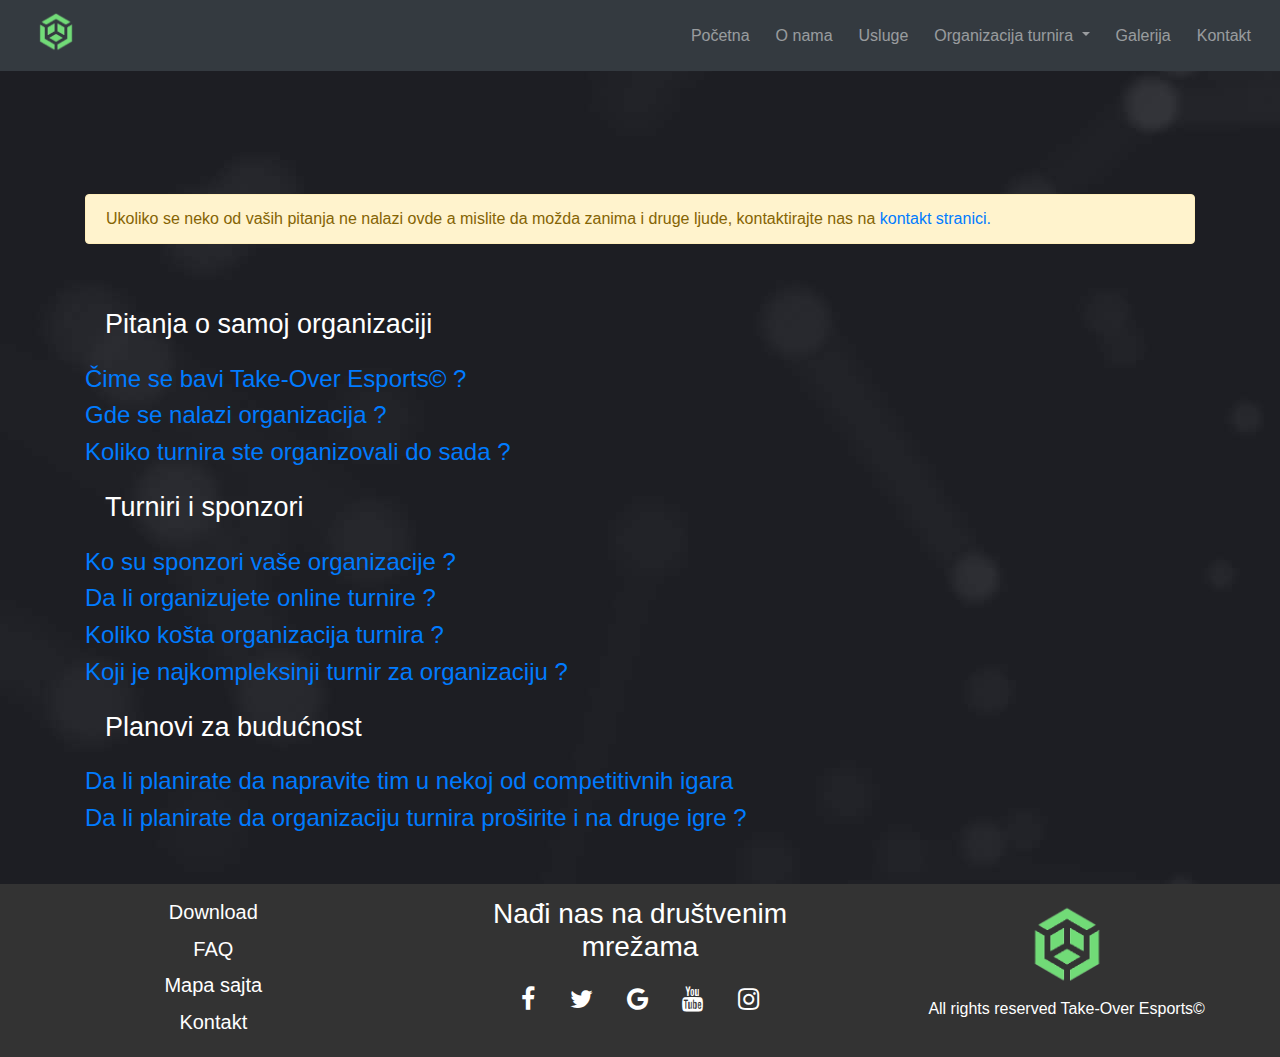
<file: faq.html>
<!DOCTYPE html>
<html lang="en">

<head>
  <!-- Required meta tags -->
  <meta charset="utf-8" />
  <meta name="viewport" content="width=device-width, initial-scale=1, shrink-to-fit=no" />
  <meta name="keywords"
    content="Esports,Counter-Strike:Global Offensive,Counter-Strike,Esport Organization,Take-Over,kanter,Major,turniri,Katowice,tournaments,FAQ,pitanja,odgovori" />
  <meta name="description"
    content="Stranica predstavlja FAQ stranica.Sastoji se iz niza često postavljanih pitanja i odgovora" />
  <meta name="subject" content="FAQ" />
  <meta name="copyright" content="Take-Over Esports" />
  <meta name="language" content="Srpski,Serbian" />
  <meta name="topic" content="Esport Organizacija FAQ" />
  <meta name="summary" content="FAQ organizacije" />
  <meta name="Classification" content="Business,Organisation" />
  <meta name="author" content="Mitar Milovanović, mitar.milovanovic100@gmail.com" />
  <meta name="designer" content="Mitar Milovanović" />
  <meta name="reply-to" content="mitar.milovanovic100@gmail.com" />
  <meta name="owner" content="Mitar Milovanović" />
  <meta name="coverage" content="Svetsko,Worldwide" />

  <!-- Bootstrap CSS -->
  <link rel="stylesheet" href="https://stackpath.bootstrapcdn.com/bootstrap/4.4.1/css/bootstrap.min.css"
    integrity="sha384-Vkoo8x4CGsO3+Hhxv8T/Q5PaXtkKtu6ug5TOeNV6gBiFeWPGFN9MuhOf23Q9Ifjh" crossorigin="anonymous" />
  <link rel="stylesheet" href="https://cdnjs.cloudflare.com/ajax/libs/font-awesome/4.7.0/css/font-awesome.min.css">
  <!-- Moj CSS -->
  <link rel="stylesheet" href="css/mojstil.css" />

  <title> FAQ | Take-Over Esports© </title>
</head>

<body>
  <!--Navigacioni bar-->
  <nav class="navbar navbar-expand-lg navbar-dark bg-dark">
    <a class="navbar-brand" href="index.html"><img src="img/logo.png" alt="Logo sajta" width="50px" height="50px"></a>
    <button class="navbar-toggler" type="button" data-toggle="collapse" data-target="#navbarSupportedContent"
      aria-controls="navbarSupportedContent" aria-expanded="false" aria-label="Toggle navigation">
      <span class="navbar-toggler-icon"></span>
    </button>

    <div class="collapse navbar-collapse" id="navbarSupportedContent">
      <ul class="navbar-nav ml-auto">
        <li class="nav-item">
          <a class="nav-link" href="index.html">Početna </a>
        </li>
        <li class="nav-item">
          <a class="nav-link" href="onama.html">O nama </a>
        </li>
        <li class="nav-item">
          <a class="nav-link" href="usluge.html"> Usluge </a>
        </li>
        <li class="nav-item dropdown">
          <a class="nav-link dropdown-toggle" href="#" id="navbarDropdown" role="button" data-toggle="dropdown"
            aria-haspopup="true" aria-expanded="false">
            Organizacija turnira
          </a>
          <div class="dropdown-menu" aria-labelledby="navbarDropdown">
            <a class="dropdown-item" href="turniri.html"> Turniri </a>
            <a class="dropdown-item" href="formatturnira.html"> Format turnira </a>
            <a class="dropdown-item" href="oprema.html"> Oprema</a>
          </div>
        <li class="nav-item">
          <a class="nav-link" href="galerija.html">Galerija</a>
        </li>
        </li>
        <li class="nav-item">
          <a class="nav-link" href="kontakt.html"> Kontakt </a>
        </li>
      </ul>
    </div>
  </nav>
  <!--Kraj navigacionog bara-->


  <!--Početak kontejnera-->
  <div class="container">
    <br />
    <br />
    <br />

    <div class="alert alert-warning alert-dismissible" role="alert">
      <button type="button" class="close" data-dismiss="alert"><span aria-hidden="true"></span><span
          class="sr-only">Close</span></button>
      Ukoliko se neko od vaših pitanja ne nalazi ovde a mislite da možda zanima i druge ljude, kontaktirajte nas na <a
        href="kontakt.html"> kontakt stranici. </a>
    </div>

    <br />

    <div class="panel-group" id="accordion">
      <div class="faqHeader"> Pitanja o samoj organizaciji</div>
      <div class="panel panel-default">
        <div class="panel-heading">
          <h4 class="panel-title">
            <a class="accordion-toggle" data-toggle="collapse" data-parent="#accordion" href="#collapseOne">Čime se bavi
              Take-Over Esports© ?</a>
          </h4>
        </div>
        <div id="collapseOne" class="panel-collapse collapse in">
          <div class="panel-body">
            Take-Over Esports© se bavi organizacijom Counter-Strike turnira različitih formata.
          </div>
        </div>
      </div>
      <div class="panel panel-default">
        <div class="panel-heading">
          <h4 class="panel-title">
            <a class="accordion-toggle collapsed" data-toggle="collapse" data-parent="#accordion"
              href="#collapseTen">Gde se nalazi organizacija ?
          </h4>
        </div>
        <div id="collapseTen" class="panel-collapse collapse">
          <div class="panel-body">
            Naša organizacija nalazi se u sklopu LANXESS arene u Kelnu,Nemačka.
          </div>
        </div>
      </div>
      <div class="panel panel-default">
        <div class="panel-heading">
          <h4 class="panel-title">
            <a class="accordion-toggle collapsed" data-toggle="collapse" data-parent="#accordion"
              href="#collapseEleven">Koliko turnira ste organizovali do sada ?</a>
          </h4>
        </div>
        <div id="collapseEleven" class="panel-collapse collapse">
          <div class="panel-body">
            Naša organizacija do sada je organizovala 194 turnira, nadamo se da će ih u budućnosti biti još više.
          </div>
        </div>
      </div>

      <div class="faqHeader">Turniri i sponzori</div>
      <div class="panel panel-default">
        <div class="panel-heading">
          <h4 class="panel-title">
            <a class="accordion-toggle collapsed" data-toggle="collapse" data-parent="#accordion" href="#collapseTwo">Ko
              su sponzori vaše organizacije ?</a>
          </h4>
        </div>
        <div id="collapseTwo" class="panel-collapse collapse">
          <div class="panel-body">
            Trenutno BenQ,Intel i SteelSeries.
          </div>
        </div>
      </div>
      <div class="panel panel-default">
        <div class="panel-heading">
          <h4 class="panel-title">
            <a class="accordion-toggle collapsed" data-toggle="collapse" data-parent="#accordion"
              href="#collapseThree">Da
              li organizujete online turnire ?</a>
          </h4>
        </div>
        <div id="collapseThree" class="panel-collapse collapse">
          <div class="panel-body">
            Naša organizacija se trudi da svi turniri koje organizuje bude u formatu LAN-a. Nedostatak Web Hosting-a nam
            u , ovom trenutku, stoji na putu u ostvarivanju nekih Online turnira, ali možete biti sigurni da radimo na
            tome i da će ih u budućnosti biti.
          </div>
        </div>
      </div>
      <div class="panel panel-default">
        <div class="panel-heading">
          <h4 class="panel-title">
            <a class="accordion-toggle collapsed" data-toggle="collapse" data-parent="#accordion"
              href="#collapseFive">Koliko košta organizacija turnira ?</a>
          </h4>
        </div>
        <div id="collapseFive" class="panel-collapse collapse">
          <div class="panel-body">
            Cena organizovanja turnira zavisi od mnogo faktora počevši od formata,veličine,lokacije,broja timova,cast
            ekipe itd. Ukoliko imate više informacija i želite da organizujete turnir kontaktirajte nas na našoj kontakt
            strani.
            <br />
          </div>
        </div>
      </div>
      <div class="panel panel-default">
        <div class="panel-heading">
          <h4 class="panel-title">
            <a class="accordion-toggle collapsed" data-toggle="collapse" data-parent="#accordion"
              href="#collapseSix">Koji je najkompleksinji turnir za organizaciju ? </a>
          </h4>
        </div>
        <div id="collapseSix" class="panel-collapse collapse">
          <div class="panel-body">
            Turnir koji definitivno zahteva najviše truda i rada je Major,zbog svog značaja u svetu
            Counter-Strike-a,najvećeg broja posetilaca i najvećem broju pratilaca na Twitchu.
          </div>
        </div>
      </div>


      <div class="faqHeader">Planovi za budućnost</div>
      <div class="panel panel-default">
        <div class="panel-heading">
          <h4 class="panel-title">
            <a class="accordion-toggle collapsed" data-toggle="collapse" data-parent="#accordion" href="#collapseFour">
              Da li planirate da napravite tim u nekoj od competitivnih igara</a>
          </h4>
        </div>
        <div id="collapseFour" class="panel-collapse collapse">
          <div class="panel-body">
            Naša organizacija, već duže vremena ima želju za osnivanjem tima u Counter-Strike-u i League of Legends-u,
            ali nam je organizacija turnira i dalje u prvom planu.
            Counter-Strike tim će verovatno biti formiran do kraja 2020. godine dok se za League of Legends i dalje ne
            zna datum.
          </div>
        </div>
      </div>
      <div class="panel panel-default">
        <div class="panel-heading">
          <h4 class="panel-title">
            <a class="accordion-toggle collapsed" data-toggle="collapse" data-parent="#accordion" href="#collapseSeven">
              Da li planirate da organizaciju turnira proširite i na druge igre ?</a>
          </h4>
        </div>
        <div id="collapseSeven" class="panel-collapse collapse">
          <div class="panel-body">
            Trenutno Counter-Strike nam je u prvom planu, ali ukoliko dobijemo ponudu za organizaciju turnira nekih
            drugih igara, rado ćemo je prihvatiti.
          </div>
        </div>
      </div>
    </div>
  </div>
  <!--Kraj kontejnera-->

  <!--Početak futera-->
  <footer class="container-fluid text-center">
    <div class="row">
      <div class="col-sm-4">
        <h4><a href="download.html">Download</a></h4>
        <h4><a href="faq.html">FAQ</a></h4>
        <h4><a href="mapasajta.html">Mapa sajta</a></h4>
        <h4><a href="kontakt.html">Kontakt</a></h4>
      </div>
      <div class="col-sm-4">
        <h3>Nađi nas na društvenim mrežama</h3>
        <a href="https://www.facebook.com/" target="_blank" class="fa fa-facebook" alt="Logo facebook-a"></a>
        <a href="https://twitter.com/" target="_blank" class="fa fa-twitter" alt="Logo twitter-a"></a>
        <a href="https://aboutme.google.com/" target="_blank" class="fa fa-google" alt="Logo google-a"></a>
        <a href="https://www.youtube.com/" target="_blank" class="fa fa-youtube" alt="Logo youtube-a"></a>
        <a href="https://www.instagram.com/" target="_blank" class="fa fa-instagram" alt="Logo instagram-a"></a>
      </div>
      <div class="col-sm-4">
        <img src="img/logo.png" class="icon" width="100px" height="100px" alt="Logo sajta u footer-u">
        <br>
        <p>All rights reserved Take-Over Esports&copy; </p>
      </div>
    </div>
  </footer>
  <!--Kraj futera-->
  <!-- Optional JavaScript -->
  <!-- jQuery first, then Popper.js, then Bootstrap JS -->
  <script src="https://code.jquery.com/jquery-3.4.1.slim.min.js"
    integrity="sha384-J6qa4849blE2+poT4WnyKhv5vZF5SrPo0iEjwBvKU7imGFAV0wwj1yYfoRSJoZ+n"
    crossorigin="anonymous"></script>
  <script src="https://cdn.jsdelivr.net/npm/popper.js@1.16.0/dist/umd/popper.min.js"
    integrity="sha384-Q6E9RHvbIyZFJoft+2mJbHaEWldlvI9IOYy5n3zV9zzTtmI3UksdQRVvoxMfooAo"
    crossorigin="anonymous"></script>
  <script src="https://stackpath.bootstrapcdn.com/bootstrap/4.4.1/js/bootstrap.min.js"
    integrity="sha384-wfSDF2E50Y2D1uUdj0O3uMBJnjuUD4Ih7YwaYd1iqfktj0Uod8GCExl3Og8ifwB6"
    crossorigin="anonymous"></script>
</body>

</html>
</file>
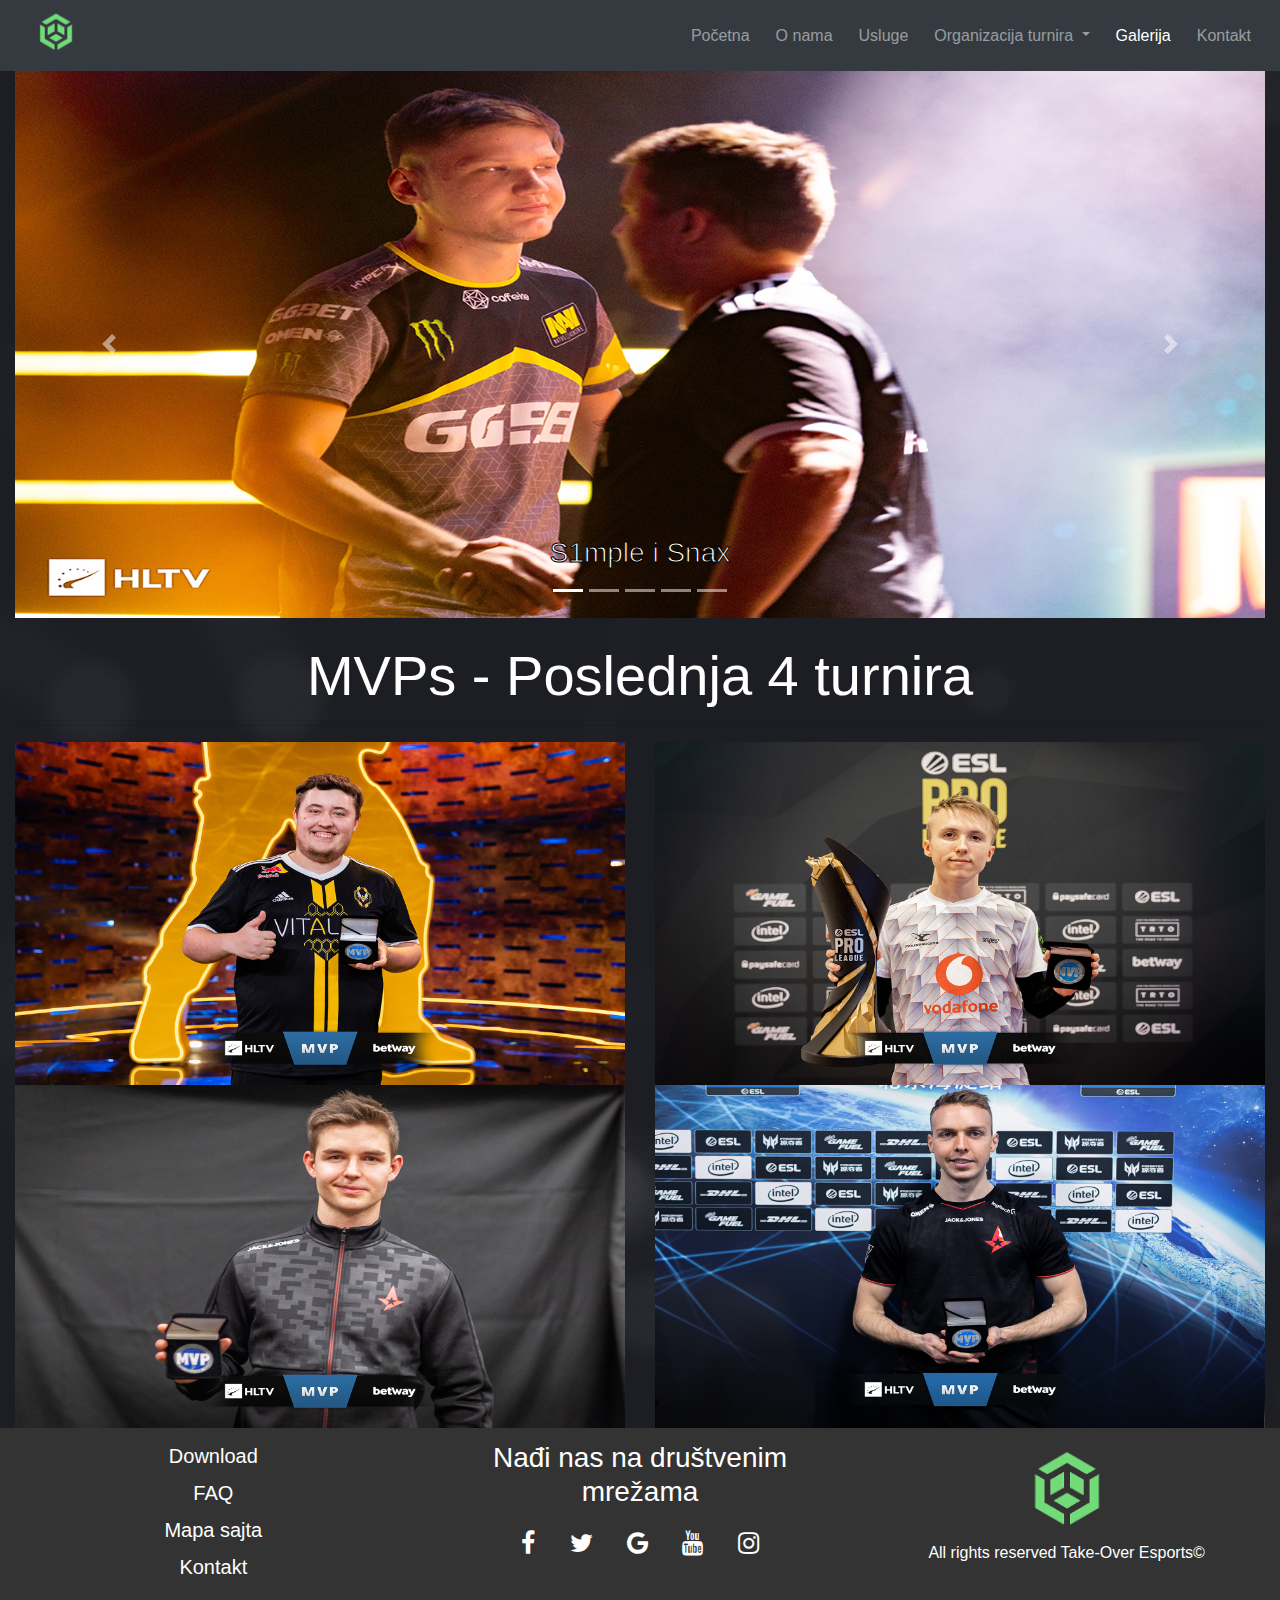
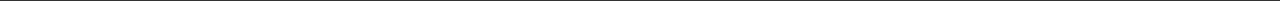
<file: galerija.html>
<!DOCTYPE html>
<html lang="en">

<head>
  <!-- Required meta tags -->
  <meta charset="utf-8" />
  <meta name="viewport" content="width=device-width, initial-scale=1, shrink-to-fit=no" />
  <meta name="keywords"
    content="Esports,Counter-Strike:Global Offensive,Counter-Strike,Esport Organization,Take-Over,kanter,Major,turniri,Katowice,tournaments,Galerija,slike,Gallery" />
  <meta name="description" content="Stranica predstavlja galeriju sajta.Sastoji se i carousel-a sa slikama" />
  <meta name="subject" content="Galerija" />
  <meta name="copyright" content="Take-Over Esports" />
  <meta name="language" content="Srpski,Serbian" />
  <meta name="topic" content="Esport Organizacija Galerija" />
  <meta name="summary" content="Galerija organizacije" />
  <meta name="Classification" content="Business,Organisation" />
  <meta name="author" content="Mitar Milovanović, mitar.milovanovic100@gmail.com" />
  <meta name="designer" content="Mitar Milovanović" />
  <meta name="reply-to" content="mitar.milovanovic100@gmail.com" />
  <meta name="owner" content="Mitar Milovanović" />
  <meta name="coverage" content="Svetsko,Worldwide" />


  <!-- Bootstrap CSS -->
  <link rel="stylesheet" href="https://stackpath.bootstrapcdn.com/bootstrap/4.4.1/css/bootstrap.min.css"
    integrity="sha384-Vkoo8x4CGsO3+Hhxv8T/Q5PaXtkKtu6ug5TOeNV6gBiFeWPGFN9MuhOf23Q9Ifjh" crossorigin="anonymous" />
  <link rel="stylesheet" href="https://cdnjs.cloudflare.com/ajax/libs/font-awesome/4.7.0/css/font-awesome.min.css">
  <!-- Moj CSS -->
  <link rel="stylesheet" href="css/mojstil.css" />

  <title> Galerija | Take-Over Esports© </title>
</head>

<body>
  <!--Navigacioni bar-->
  <nav class="navbar navbar-expand-lg navbar-dark bg-dark">
    <a class="navbar-brand" href="index.html"><img src="img/logo.png" alt="Logo sajta" width="50px" height="50px"></a>
    <button class="navbar-toggler" type="button" data-toggle="collapse" data-target="#navbarSupportedContent"
      aria-controls="navbarSupportedContent" aria-expanded="false" aria-label="Toggle navigation">
      <span class="navbar-toggler-icon"></span>
    </button>

    <div class="collapse navbar-collapse" id="navbarSupportedContent">
      <ul class="navbar-nav ml-auto">
        <li class="nav-item">
          <a class="nav-link" href="index.html">Početna </a>
        </li>
        <li class="nav-item">
          <a class="nav-link" href="onama.html">O nama </a>
        </li>
        <li class="nav-item ">
          <a class="nav-link" href="usluge.html"> Usluge </a>
        </li>
        <li class="nav-item dropdown">
          <a class="nav-link dropdown-toggle" href="#" id="navbarDropdown" role="button" data-toggle="dropdown"
            aria-haspopup="true" aria-expanded="false">
            Organizacija turnira
          </a>
          <div class="dropdown-menu" aria-labelledby="navbarDropdown">
            <a class="dropdown-item" href="turniri.html"> Turniri </a>
            <a class="dropdown-item" href="formatturnira.html"> Format turnira </a>
            <a class="dropdown-item" href="oprema.html"> Oprema</a>
          </div>
        <li class="nav-item active">
          <a class="nav-link" href="galerija.html">Galerija <span class="sr-only">(current)</span></a>
        </li>
        </li>
        <li class="nav-item">
          <a class="nav-link" href="kontakt.html"> Kontakt </a>
        </li>
      </ul>
    </div>
  </nav>
  <!--Kraj navigacionog bara-->

  <!--Početak kontejner fluida-->
  <div class="container-fluid">
    <!--Pocetak slajdera-->
    <div id="carouselExampleCaptions" class="carousel slide" data-ride="carousel">
      <ol class="carousel-indicators">
        <li data-target="#carouselExampleCaptions" data-slide-to="0" class="active"></li>
        <li data-target="#carouselExampleCaptions" data-slide-to="1"></li>
        <li data-target="#carouselExampleCaptions" data-slide-to="2"></li>
        <li data-target="#carouselExampleCaptions" data-slide-to="3"></li>
        <li data-target="#carouselExampleCaptions" data-slide-to="4"></li>
      </ol>
      <div class="carousel-inner">
        <div class="carousel-item active">
          <img src="img/slider1.jpeg" class="d-block w-100" alt="Prva slika slajdera">
          <div class="carousel-caption d-none d-md-block">
            <h3>S1mple i Snax</h3>
          </div>
        </div>
        <div class="carousel-item">
          <img src="img/slider2.jpeg" class="d-block w-100" alt="Druga slika slajdera">
          <div class="carousel-caption d-none d-md-block">
            <h3> NiP Rez</h3>
          </div>
        </div>
        <div class="carousel-item">
          <img src="img/slider3.jpeg" class="d-block w-100" alt="Treća slika slajdera">
          <div class="carousel-caption d-none d-md-block">
            <h3>Fnatic Brollan</h3>
          </div>
        </div>
        <div class="carousel-item">
          <img src="img/slider4.jpeg" class="d-block w-100" alt="Četrvrta slika slajdera">
          <div class="carousel-caption d-none d-md-block">
            <h3>Caster tim</h3>
          </div>
        </div>
        <div class="carousel-item">
          <img src="img/slider5.jpeg" class="d-block w-100" alt="Peta slika slajdera">
          <div class="carousel-caption d-none d-md-block">
            <h3> Master trofej </h3>
          </div>
        </div>
      </div>
      <a class="carousel-control-prev" href="#carouselExampleCaptions" role="button" data-slide="prev">
        <span class="carousel-control-prev-icon" aria-hidden="true"></span>
        <span class="sr-only">Prethodna</span>
      </a>
      <a class="carousel-control-next" href="#carouselExampleCaptions" role="button" data-slide="next">
        <span class="carousel-control-next-icon" aria-hidden="true"></span>
        <span class="sr-only">Sledeća</span>
      </a>
    </div>
    <!--Kraj slajdera-->
  </div>
  <!--Kraj kontejner fluida-->

  <br>
  <!--Početak kontejner fluida-->
  <div class="container-fluid">
    <h1 class="display-4 text-center"> MVPs - Poslednja 4 turnira</h1>
    <hr>
    <div class="row">
      <div class="col-sm-6">
        <img alt="Slika MVP1" class="img-fluid" src="img/galerija1.jpeg">
      </div>
      <div class="col-sm-6">
        <img alt="Slika MVP2" class="img-fluid" src="img/galerija2.jpeg">
      </div>
    </div>
    <div class="row">
      <div class="col-sm-6">
        <img alt="Slika MVP3" class="img-fluid" src="img/galerija3.jpeg">
      </div>
      <div class="col-sm-6">
        <img alt="Slika MVP4" class="img-fluid" src="img/galerija4.jpeg">
      </div>
    </div>
  </div>
  <!--Kraj kontejner fluida-->

  <!--Početak footera-->
  <footer class="container-fluid text-center">
    <div class="row">
      <div class="col-sm-4">
        <h4><a href="Download.html">Download</a></h4>
        <h4><a href="faq.html">FAQ</a></h4>
        <h4><a href="mapasajta.html">Mapa sajta</a></h4>
        <h4><a href="kontakt.html">Kontakt</a></h4>
      </div>
      <div class="col-sm-4">
        <h3>Nađi nas na društvenim mrežama</h3>
        <a href="https://www.facebook.com/" target="_blank" class="fa fa-facebook" alt="Logo facebook-a"></a>
        <a href="https://twitter.com/" target="_blank" class="fa fa-twitter" alt="Logo twitter-a"></a>
        <a href="https://aboutme.google.com/" target="_blank" class="fa fa-google" alt="Logo google-a"></a>
        <a href="https://www.youtube.com/" target="_blank" class="fa fa-youtube" alt="Logo youtube-a"></a>
        <a href="https://www.instagram.com/" target="_blank" class="fa fa-instagram" alt="Logo instagram-a"></a>
      </div>
      <div class="col-sm-4">
        <img src="img/logo.png" class="icon" width="100px" height="100px" alt="Logo sajta u footer-u">
        <br>
        <p>All rights reserved Take-Over Esports&copy; </p>
      </div>
    </div>
  </footer>
  <!--Kraj futera-->
  <!-- Optional JavaScript -->
  <!-- jQuery first, then Popper.js, then Bootstrap JS -->
  <script src="https://code.jquery.com/jquery-3.4.1.slim.min.js"
    integrity="sha384-J6qa4849blE2+poT4WnyKhv5vZF5SrPo0iEjwBvKU7imGFAV0wwj1yYfoRSJoZ+n"
    crossorigin="anonymous"></script>
  <script src="https://cdn.jsdelivr.net/npm/popper.js@1.16.0/dist/umd/popper.min.js"
    integrity="sha384-Q6E9RHvbIyZFJoft+2mJbHaEWldlvI9IOYy5n3zV9zzTtmI3UksdQRVvoxMfooAo"
    crossorigin="anonymous"></script>
  <script src="https://stackpath.bootstrapcdn.com/bootstrap/4.4.1/js/bootstrap.min.js"
    integrity="sha384-wfSDF2E50Y2D1uUdj0O3uMBJnjuUD4Ih7YwaYd1iqfktj0Uod8GCExl3Og8ifwB6"
    crossorigin="anonymous"></script>
</body>

</html>
</file>
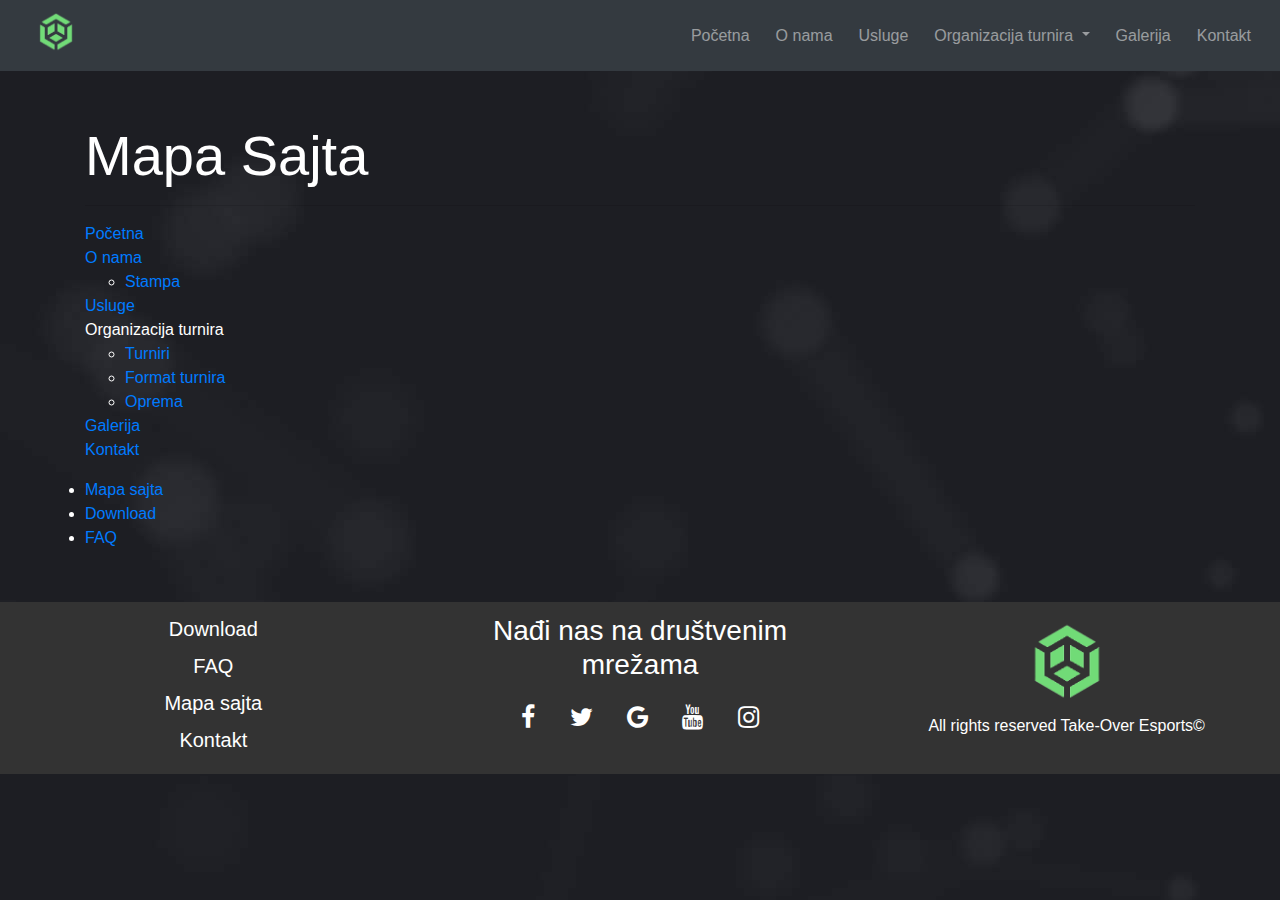
<file: mapasajta.html>
<!DOCTYPE html>
<html lang="en">

<head>
  <!-- Required meta tags -->
  <meta charset="utf-8" />
  <meta name="viewport" content="width=device-width, initial-scale=1, shrink-to-fit=no" />
  <meta name="keywords"
    content="Esports,Counter-Strike:Global Offensive,Counter-Strike,Esport Organization,Take-Over,kanter,Major,turniri,Katowice,tournaments,mapa sajta,map" />
  <meta name="description" content="Mapa sajta Take-Over Esport" />
  <meta name="subject" content="Mapa sajta" />
  <meta name="copyright" content="Take-Over Esports" />
  <meta name="language" content="Serbian,Srpski,English" />
  <meta name="topic" content="Mapa sajta" />
  <meta name="summary" content="Mapa sajta Take-Over Esprosts" />
  <meta name="Classification" content="Business,News" />
  <meta name="author" content="Mitar Milovanović, mitar.milovanovic100@gmail.com" />
  <meta name="designer" content="Mitar Milovanović" />
  <meta name="reply-to" content="mitar.milovanovic100@gmail.com" />
  <meta name="owner" content="Mitar Milovanović" />
  <meta name="coverage" content="Svetsko,Worldwide" />


  <!-- Bootstrap CSS -->
  <link rel="stylesheet" href="https://stackpath.bootstrapcdn.com/bootstrap/4.4.1/css/bootstrap.min.css"
    integrity="sha384-Vkoo8x4CGsO3+Hhxv8T/Q5PaXtkKtu6ug5TOeNV6gBiFeWPGFN9MuhOf23Q9Ifjh" crossorigin="anonymous" />
  <link rel="stylesheet" href="https://cdnjs.cloudflare.com/ajax/libs/font-awesome/4.7.0/css/font-awesome.min.css">
  <!-- Moj CSS -->
  <link rel="stylesheet" href="css/mojstil.css" />

  <title> Mapa sajta | Take-Over Esports© </title>
</head>

<body>
  <!--Navigacioni bar-->
  <nav class="navbar navbar-expand-lg navbar-dark bg-dark">
    <a class="navbar-brand" href="index.html"><img src="img/logo.png" alt="Logo sajta" width="50px" height="50px"></a>
    <button class="navbar-toggler" type="button" data-toggle="collapse" data-target="#navbarSupportedContent"
      aria-controls="navbarSupportedContent" aria-expanded="false" aria-label="Toggle navigation">
      <span class="navbar-toggler-icon"></span>
    </button>

    <div class="collapse navbar-collapse" id="navbarSupportedContent">
      <ul class="navbar-nav ml-auto">
        <li class="nav-item">
          <a class="nav-link" href="index.html">Početna </a>
        </li>
        <li class="nav-item">
          <a class="nav-link" href="onama.html">O nama </a>
        </li>
        <li class="nav-item ">
          <a class="nav-link" href="usluge.html"> Usluge</a>
        </li>
        <li class="nav-item dropdown">
          <a class="nav-link dropdown-toggle" href="#" id="navbarDropdown" role="button" data-toggle="dropdown"
            aria-haspopup="true" aria-expanded="false">
            Organizacija turnira
          </a>
          <div class="dropdown-menu" aria-labelledby="navbarDropdown">
            <a class="dropdown-item" href="turniri.html"> Turniri </a>
            <a class="dropdown-item" href="formatturnira.html"> Format turnira </a>
            <a class="dropdown-item" href="oprema.html"> Oprema</a>
          </div>
        <li class="nav-item">
          <a class="nav-link" href="galerija.html">Galerija</a>
        </li>
        </li>
        <li class="nav-item">
          <a class="nav-link" href="kontakt.html"> Kontakt </a>
        </li>
      </ul>
    </div>
  </nav>
  <!--Kraj navigacionog bara-->

  <!--Početak kontejnera-->
  <div class="container">
    <h2 class="display-4">Mapa Sajta</h2>
    <hr>
    <div class="row">
      <div class="col-12">
        <ul class="list-unstyled">
          <li>
            <a href="index.html">Početna</a>
          </li>
          <li>
            <a href="onama.html">O nama</a>
            <ul>
              <li>
                <a href="stampa.html">Stampa</a>
            </ul>
          </li>
          <li>
            <a href="usluge.html">Usluge</a>
          </li>
          <li>Organizacija turnira
            <ul>
              <li>
                <a href="turniri.html">Turniri</a>
              </li>
              <li>
                <a href="formatturnira.html">Format turnira</a>
              </li>
              <li>
                <a href="oprema.html">Oprema</a>
              </li>
            </ul>
          </li>
          <li>
            <a href="galerija.html">Galerija</a>
          </li>
          <li>
            <a href="kontakt.html">Kontakt</a>
          </li>
        </ul>
        <li>
          <a href="mapasajta.html">Mapa sajta</a>
        </li>
        <li>
          <a href="download.html">Download</a>
        </li>
        <li>
          <a href="faq.html">FAQ</a>
        </li>
      </div>
    </div>
  </div>
  <!--Kraj kontejnera-->

  <!--Početak futera-->
  <footer class="container-fluid text-center">
    <div class="row">
      <div class="col-sm-4">
        <h4><a href="Download.html">Download</a></h4>
        <h4><a href="faq.html">FAQ</a></h4>
        <h4><a href="mapasajta.html">Mapa sajta</a></h4>
        <h4><a href="kontakt.html">Kontakt</a></h4>
      </div>
      <div class="col-sm-4">
        <h3>Nađi nas na društvenim mrežama</h3>
        <a href="https://www.facebook.com/" target="_blank" class="fa fa-facebook" alt="Logo facebook-a"></a>
        <a href="https://twitter.com/" target="_blank" class="fa fa-twitter" alt="Logo twitter-a"></a>
        <a href="https://aboutme.google.com/" target="_blank" class="fa fa-google" alt="Logo google-a"></a>
        <a href="https://www.youtube.com/" target="_blank" class="fa fa-youtube" alt="Logo youtube-a"></a>
        <a href="https://www.instagram.com/" target="_blank" class="fa fa-instagram" alt="Logo instagram-a"></a>
      </div>
      <div class="col-sm-4">
        <img src="img/logo.png" class="icon" width="100px" height="100px" alt="Logo sajta u footer-u">
        <br>
        <p>All rights reserved Take-Over Esports&copy; </p>
      </div>
    </div>
  </footer>
  <!--Kraj futera-->


  <!-- Optional JavaScript -->
  <!-- jQuery first, then Popper.js, then Bootstrap JS -->
  <script src="https://code.jquery.com/jquery-3.3.1.slim.min.js">
  </script>
  <script src="https://cdnjs.cloudflare.com/ajax/libs/popper.js/1.14.7/umd/popper.min.js">
  </script>
  <script src="https://stackpath.bootstrapcdn.com/bootstrap/4.3.1/js/bootstrap.min.js">
  </script>
</body>

</html>
</file>
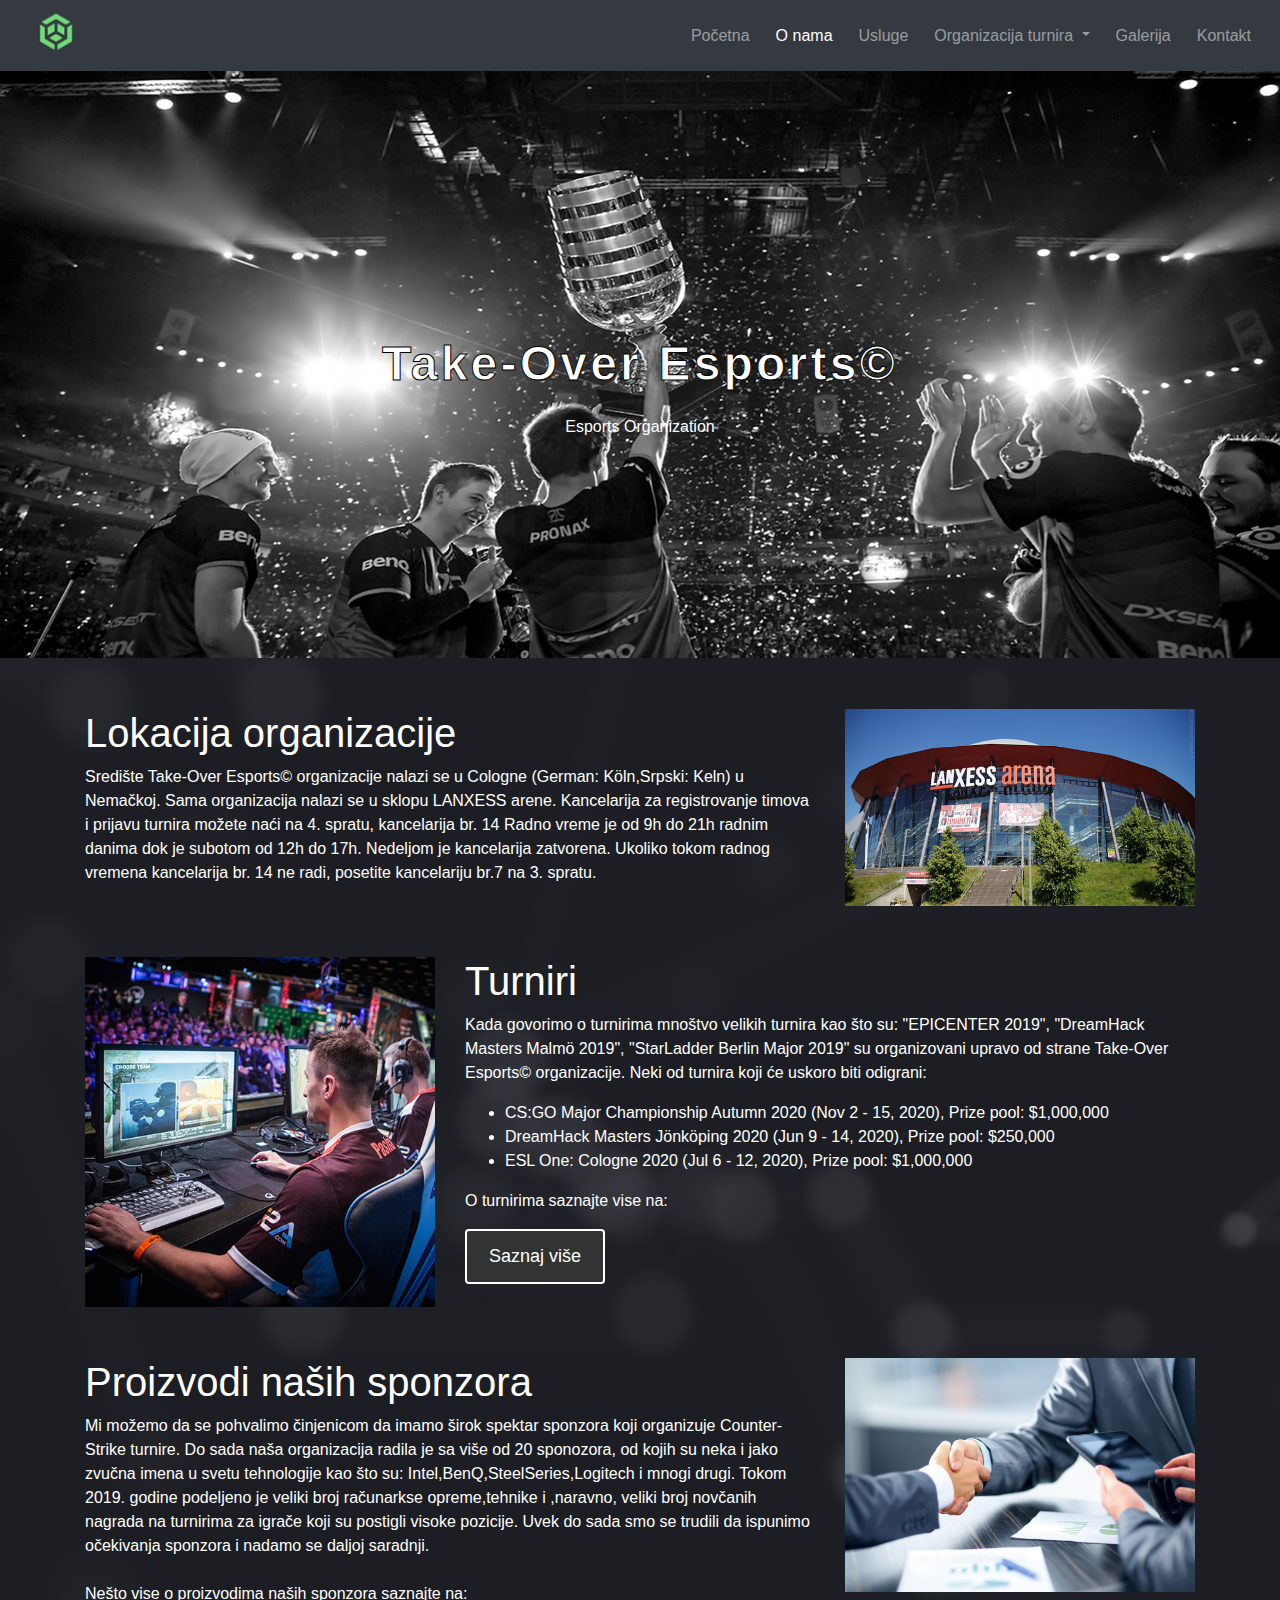
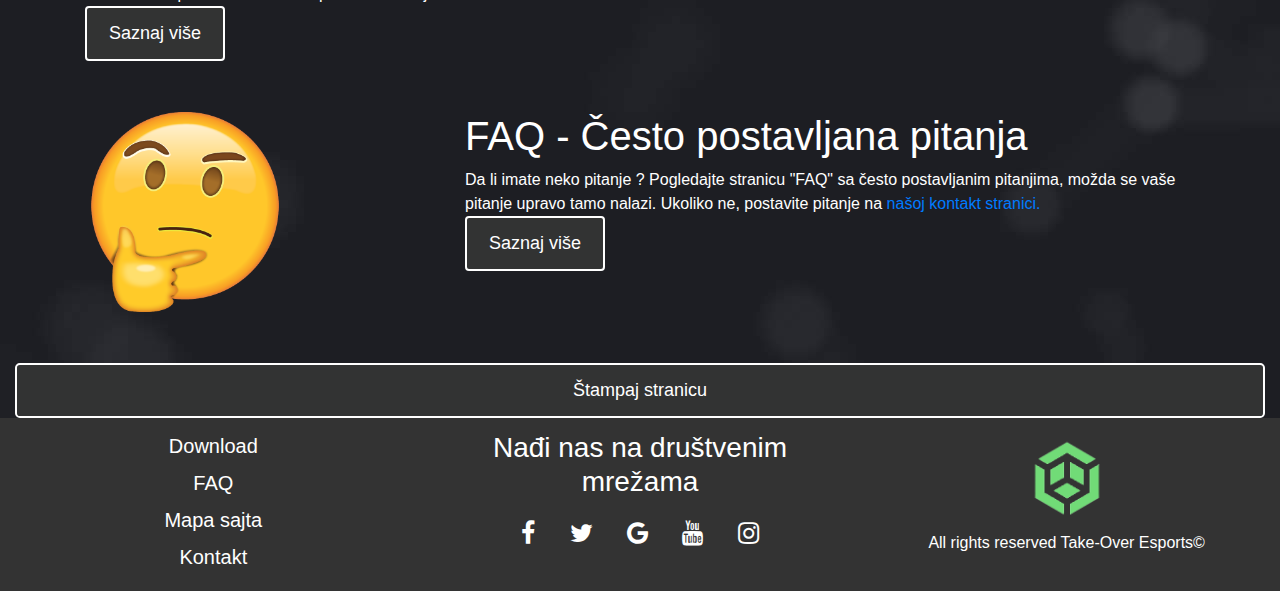
<file: onama.html>
<!DOCTYPE html>
<html lang="en">

<head>
  <!-- Required meta tags -->
  <meta charset="utf-8" />
  <meta name="viewport" content="width=device-width, initial-scale=1, shrink-to-fit=no" />
  <meta name="keywords"
    content="Esports,Counter-Strike:Global Offensive,Counter-Strike,Esport Organization,Take-Over,kanter,Major,turniri,Katowice,tournaments,o nama,about us,lokacija organizacije,sponzori,faq" />
  <meta name="description"
    content="Stranica O nama Take-Over Esport organizacije, kompletno opisuje celu organizaciju i ceo njen smisao. Stranica se sastoji iz slika i teksta koji opisuju stranice kojima možemo da pristupimo" />
  <meta name="subject" content="About Us / O nama" />
  <meta name="copyright" content="Take-Over Esports" />
  <meta name="language" content="Srpski,Serbian" />
  <meta name="topic" content="Esport Organizacija O nama" />
  <meta name="summary" content="Kompletna prezentacija organizacije - O nama (About US)" />
  <meta name="Classification" content="Business,Organisation" />
  <meta name="author" content="Mitar Milovanović, mitar.milovanovic100@gmail.com" />
  <meta name="designer" content="Mitar Milovanović" />
  <meta name="reply-to" content="mitar.milovanovic100@gmail.com" />
  <meta name="owner" content="Mitar Milovanović" />
  <meta name="coverage" content="Svetsko,Worldwide" />

  <!-- Bootstrap CSS -->
  <link rel="stylesheet" href="https://stackpath.bootstrapcdn.com/bootstrap/4.4.1/css/bootstrap.min.css"
    integrity="sha384-Vkoo8x4CGsO3+Hhxv8T/Q5PaXtkKtu6ug5TOeNV6gBiFeWPGFN9MuhOf23Q9Ifjh" crossorigin="anonymous" />
  <link rel="stylesheet" href="https://cdnjs.cloudflare.com/ajax/libs/font-awesome/4.7.0/css/font-awesome.min.css">
  <!-- Moj CSS -->
  <link rel="stylesheet" href="css/mojstil.css" />

  <title> O nama | Take-Over Esports© </title>
</head>

<body>
  <!--Navigacioni bar-->
  <nav class="navbar navbar-expand-lg navbar-dark bg-dark">
    <a class="navbar-brand" href="index.html"><img src="img/logo.png" alt="Logo sajta" width="50px" height="50px"></a>
    <button class="navbar-toggler" type="button" data-toggle="collapse" data-target="#navbarSupportedContent"
      aria-controls="navbarSupportedContent" aria-expanded="false" aria-label="Toggle navigation">
      <span class="navbar-toggler-icon"></span>
    </button>

    <div class="collapse navbar-collapse" id="navbarSupportedContent">
      <ul class="navbar-nav ml-auto">
        <li class="nav-item">
          <a class="nav-link" href="index.html">Početna </a>
        </li>
        <li class="nav-item active">
          <a class="nav-link" href="onama.html">O nama <span class="sr-only">(current)</span> </a>
        </li>
        <li class="nav-item ">
          <a class="nav-link" href="usluge.html"> Usluge </a>
        </li>
        <li class="nav-item dropdown">
          <a class="nav-link dropdown-toggle" href="#" id="navbarDropdown" role="button" data-toggle="dropdown"
            aria-haspopup="true" aria-expanded="false">
            Organizacija turnira
          </a>
          <div class="dropdown-menu" aria-labelledby="navbarDropdown">
            <a class="dropdown-item" href="turniri.html"> Turniri </a>
            <a class="dropdown-item" href="formatturnira.html"> Format turnira </a>
            <a class="dropdown-item" href="oprema.html"> Oprema</a>
          </div>
        <li class="nav-item">
          <a class="nav-link" href="galerija.html">Galerija</a>
        </li>
        </li>
        <li class="nav-item">
          <a class="nav-link" href="kontakt.html"> Kontakt </a>
        </li>
      </ul>
    </div>
  </nav>
  <!--Kraj navigacionog bara-->

  <!--Slika i tekst preko-->
  <div class="container-fluid px-0">
    <div class="row mx-0">
      <div class="col-md-12 px-0">
        <div class="caption text-center">
          <h1>Take-Over Esports©</h1>
          <h6>Esports Organization</h6>
        </div>
        <img src="img/onama.jpg" class="img-fluid w-100" alt="Početna slika stranice O nama">
      </div>
    </div>
  </div>
  <!--Kraj slike-->

  <!--Početak kontejnera-->
  <div class="container">
    <div class="row">
      <div class="col-sm-8">
        <h1>Lokacija organizacije</h1>
        <p> Središte Take-Over Esports© organizacije nalazi se u Cologne (German: Köln,Srpski: Keln) u Nemačkoj.
          Sama organizacija nalazi se u sklopu LANXESS arene. Kancelarija za registrovanje timova i prijavu turnira
          možete naći na 4. spratu, kancelarija br. 14
          Radno vreme je od 9h do 21h radnim danima dok je subotom od 12h do 17h. Nedeljom je kancelarija zatvorena.
          Ukoliko tokom radnog vremena kancelarija br. 14 ne radi, posetite kancelariju br.7 na 3. spratu.
        </p>
      </div>
      <div class="col-sm-4"><img src="img/LanxessArena.jpg" class="img-fluid" alt="Slika Lanxess Arene"></div>
    </div>
  </div>
  <!--Kraj kontejnera-->

  <!--Početak kontejnera-->
  <div class="container">
    <div class="row">
      <div class="col-sm-4"><img src="img/tournaments.jpg" class="img-fluid"
          alt="Slika koja predstavlja stranicu Turniri"></div>
      <div class="col-sm-8">
        <h1>Turniri</h1>
        <p> Kada govorimo o turnirima mnoštvo velikih turnira kao što su: "EPICENTER 2019", "DreamHack Masters Malmö
          2019", "StarLadder Berlin Major 2019" su organizovani upravo od strane Take-Over Esports© organizacije. Neki
          od turnira koji će uskoro biti odigrani:
          <ul>
            <li> CS:GO Major Championship Autumn 2020 (Nov 2 - 15, 2020), Prize pool: $1,000,000</li>
            <li> DreamHack Masters Jönköping 2020 (Jun 9 - 14, 2020), Prize pool: $250,000</li>
            <li> ESL One: Cologne 2020 (Jul 6 - 12, 2020), Prize pool: $1,000,000</li>
          </ul>
          O turnirima saznajte vise na:
        </p>
        <a href="turniri.html"><button type="button" class="btn btn-default"> Saznaj više </button></a>
      </div>
    </div>
  </div>
  <!--Kraj kontejnera-->

  <!--Početak kontejnera-->
  <div class="container">
    <div class="row">
      <div class="col-sm-8">
        <h1>Proizvodi naših sponzora</h1>
        Mi možemo da se pohvalimo činjenicom da imamo širok spektar sponzora koji organizuje Counter-Strike turnire. Do
        sada naša organizacija radila je sa više od 20 sponozora, od kojih su neka i jako zvučna imena u svetu
        tehnologije kao što su: Intel,BenQ,SteelSeries,Logitech i mnogi drugi. Tokom 2019. godine podeljeno je veliki
        broj računarkse opreme,tehnike i ,naravno,
        veliki broj novčanih nagrada na turnirima za igrače koji su postigli visoke pozicije. Uvek do sada smo se
        trudili da ispunimo očekivanja sponzora i nadamo se daljoj saradnji. <br>
        <br>
        Nešto vise o proizvodima naših sponzora saznajte na:<br>
        <a href="oprema.html"><button type="button" class="btn btn-default"> Saznaj više </button></a>
      </div>
      <div class="col-sm-4"><img src="img/sponzori.jpg" class="img-fluid"
          alt="Slika koja predstavlja stranicu Sponzori"></div>
    </div>
  </div>
  <!--Kraj kontejnera-->

  <!--Početak kontejnera-->
  <div class="container">
    <div class="row">
      <div class="col-sm-4"><img src="img/faq.png" class="img-fluid" width="200px" height="200px"
          alt="Slika često postavljanih pitanja"></div>
      <div class="col-sm-8">
        <h1>FAQ - Često postavljana pitanja</h1>
        Da li imate neko pitanje ? Pogledajte stranicu "FAQ" sa često postavljanim pitanjima, možda se vaše pitanje
        upravo tamo nalazi. Ukoliko ne, postavite pitanje na <a href="kontakt.html"> našoj kontakt stranici.</a>
        <br>
        <a href="faq.html"><button type="button" class="btn btn-default"> Saznaj više </button></a>
      </div>
    </div>
  </div>
  <!--Kraj kontejnera-->

  <!--Početak fluid kontejnera-->
  <div class="container-fluid">
    <div class="row">
      <div class="col-sm-12">
        <a href="stampa.html"><button type="button" class="btn btn-default btn-lg btn-block"> Štampaj stranicu
          </button></a>
      </div>
    </div>
  </div>
  <!--Kraj kontejnera-->


  <!--Futer-->
  <footer class="container-fluid text-center">
    <div class="row">
      <div class="col-sm-4">
        <h4><a href="Download.html">Download</a></h4>
        <h4><a href="faq.html">FAQ</a></h4>
        <h4><a href="mapasajta.html">Mapa sajta</a></h4>
        <h4><a href="kontakt.html">Kontakt</a></h4>
      </div>
      <div class="col-sm-4">
        <h3>Nađi nas na društvenim mrežama</h3>
        <a href="https://www.facebook.com/" target="_blank" class="fa fa-facebook" alt="Logo facebook-a"></a>
        <a href="https://twitter.com/" target="_blank" class="fa fa-twitter" alt="Logo twitter-a"></a>
        <a href="https://aboutme.google.com/" target="_blank" class="fa fa-google" alt="Logo google-a"></a>
        <a href="https://www.youtube.com/" target="_blank" class="fa fa-youtube" alt="Logo youtube-a"></a>
        <a href="https://www.instagram.com/" target="_blank" class="fa fa-instagram" alt="Logo instagram-a"></a>
      </div>
      <div class="col-sm-4">
        <img src="img/logo.png" class="icon" width="100px" height="100px" alt="Logo sajta u footer-u">
        <br>
        <p>All rights reserved Take-Over Esports&copy; </p>
      </div>
    </div>
  </footer>
  <!--Kraj futera-->
  <!-- Optional JavaScript -->
  <!-- jQuery first, then Popper.js, then Bootstrap JS -->
  <script src="https://code.jquery.com/jquery-3.4.1.slim.min.js"
    integrity="sha384-J6qa4849blE2+poT4WnyKhv5vZF5SrPo0iEjwBvKU7imGFAV0wwj1yYfoRSJoZ+n"
    crossorigin="anonymous"></script>
  <script src="https://cdn.jsdelivr.net/npm/popper.js@1.16.0/dist/umd/popper.min.js"
    integrity="sha384-Q6E9RHvbIyZFJoft+2mJbHaEWldlvI9IOYy5n3zV9zzTtmI3UksdQRVvoxMfooAo"
    crossorigin="anonymous"></script>
  <script src="https://stackpath.bootstrapcdn.com/bootstrap/4.4.1/js/bootstrap.min.js"
    integrity="sha384-wfSDF2E50Y2D1uUdj0O3uMBJnjuUD4Ih7YwaYd1iqfktj0Uod8GCExl3Og8ifwB6"
    crossorigin="anonymous"></script>
</body>

</html>
</file>
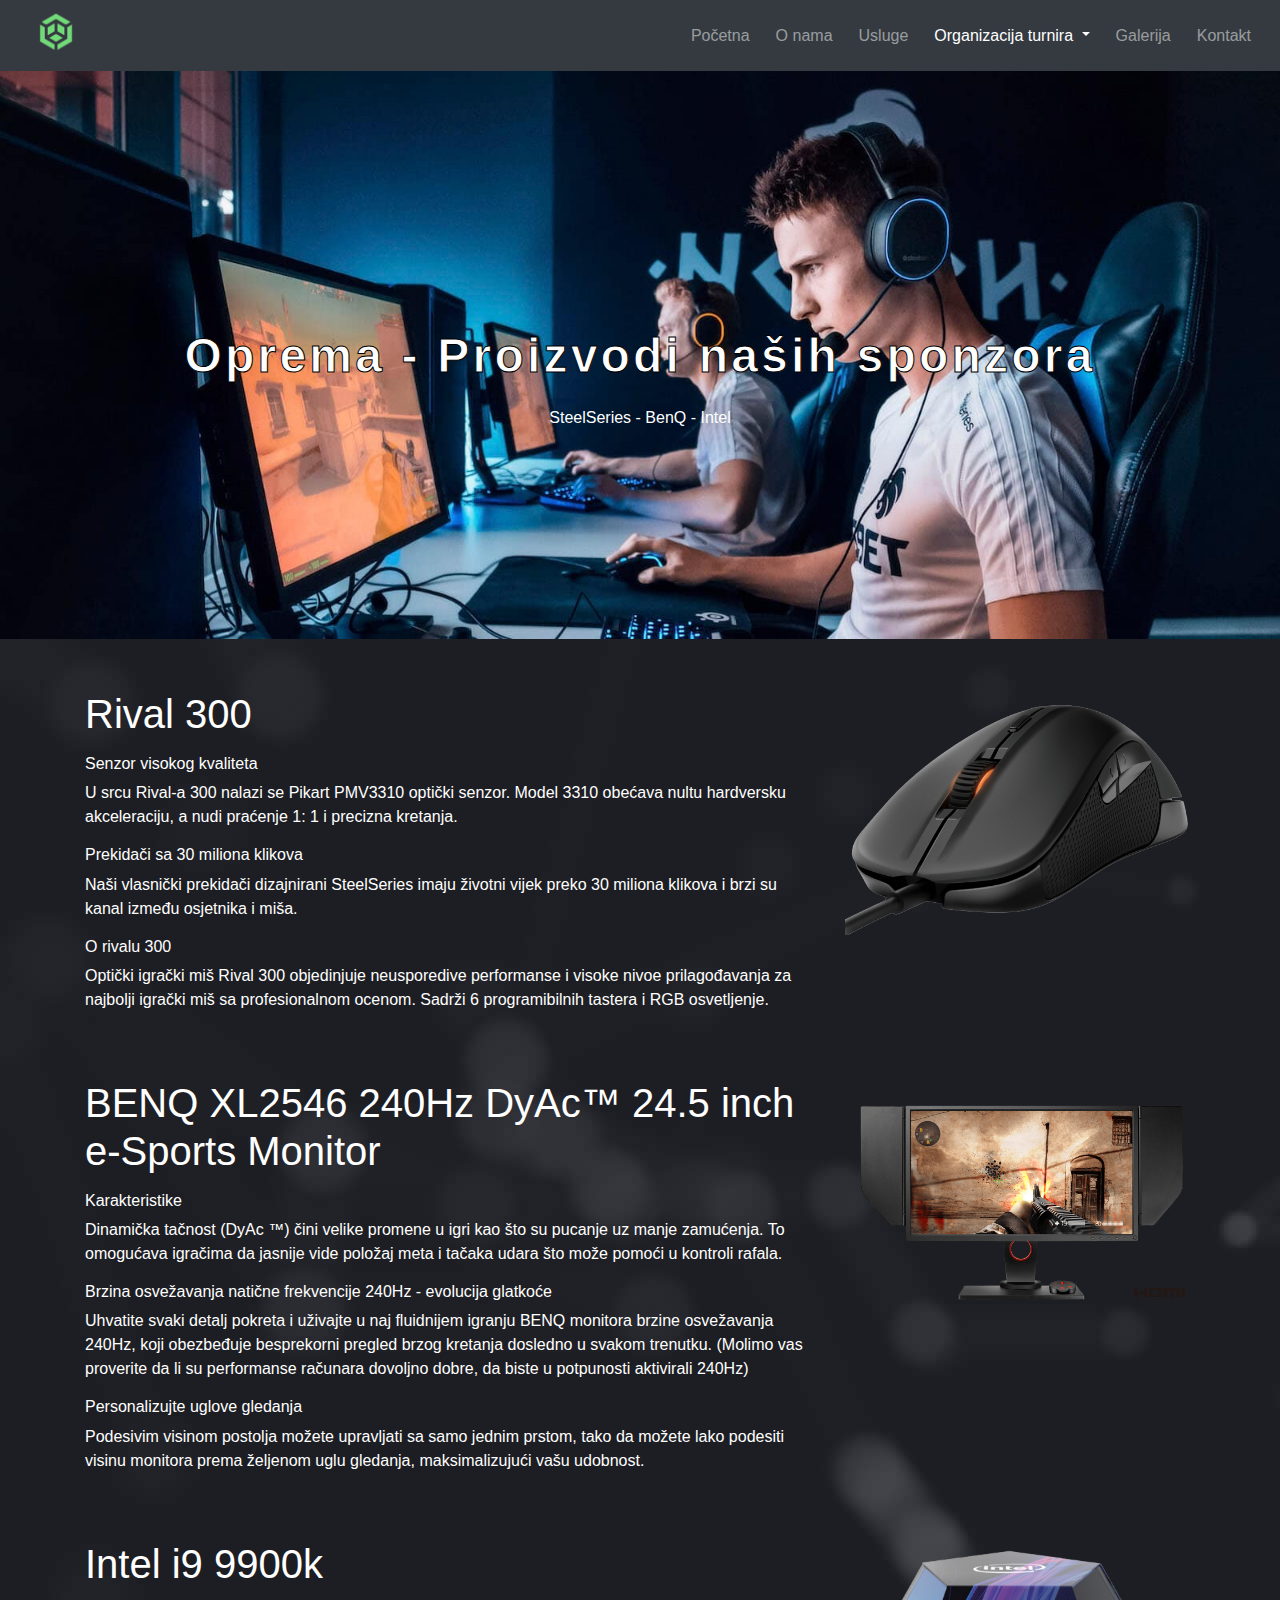
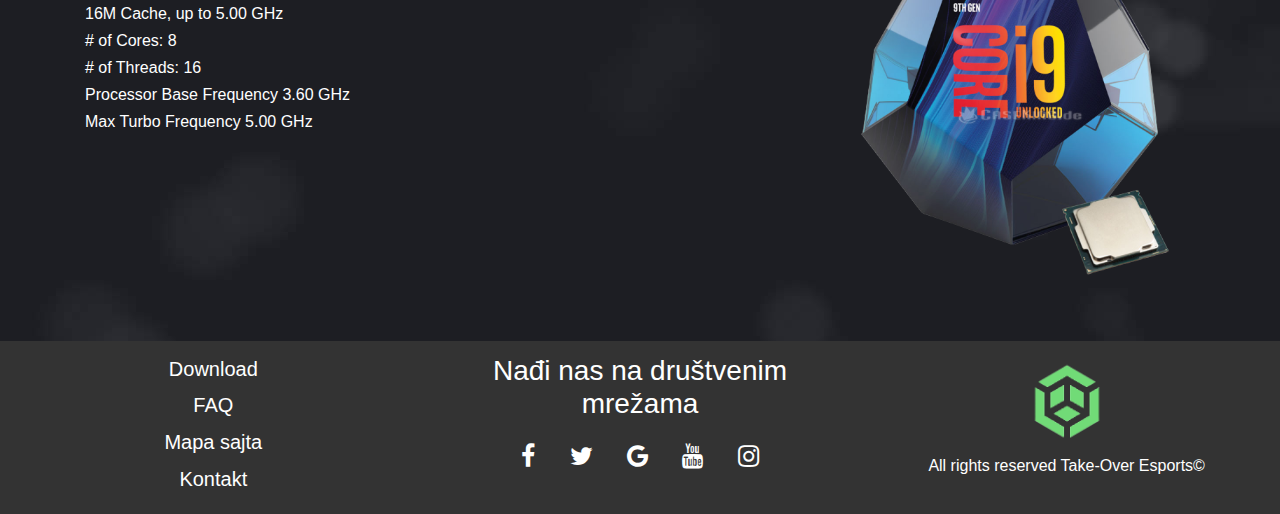
<file: oprema.html>
<!DOCTYPE html>
<html lang="en">

<head>
  <!-- Required meta tags -->
  <meta charset="utf-8" />
  <meta name="viewport" content="width=device-width, initial-scale=1, shrink-to-fit=no" />
  <meta name="keywords"
    content="Esports,Counter-Strike:Global Offensive,Counter-Strike,Esport Organization,Take-Over,kanter,Major,turniri,Katowice,tournaments,sponzori,BenQ,Intel,SteelSeries,miš Rival 300,Monitor BENQ XL2546,Intel i9,sponsors" />
  <meta name="description"
    content="Oprema- stranica Take-Over Esport organizacije, predstavlja neke od proizvoda naših sponzora. Sastoji se od slika proizvoda i opisa istih." />
  <meta name="subject" content="Oprema" />
  <meta name="copyright" content="Take-Over Esports" />
  <meta name="language" content="Srpski,Serbian" />
  <meta name="topic" content="Esport Organizacija stranica opreme" />
  <meta name="summary" content="Oprema sponzora" />
  <meta name="Classification" content="Business,Organisation" />
  <meta name="author" content="Mitar Milovanović, mitar.milovanovic100@gmail.com" />
  <meta name="designer" content="Mitar Milovanović" />
  <meta name="reply-to" content="mitar.milovanovic100@gmail.com" />
  <meta name="owner" content="Mitar Milovanović" />
  <meta name="coverage" content="Svetsko,Worldwide" />

  <!-- Bootstrap CSS -->
  <link rel="stylesheet" href="https://stackpath.bootstrapcdn.com/bootstrap/4.4.1/css/bootstrap.min.css"
    integrity="sha384-Vkoo8x4CGsO3+Hhxv8T/Q5PaXtkKtu6ug5TOeNV6gBiFeWPGFN9MuhOf23Q9Ifjh" crossorigin="anonymous" />
  <link rel="stylesheet" href="https://cdnjs.cloudflare.com/ajax/libs/font-awesome/4.7.0/css/font-awesome.min.css">
  <!-- Moj CSS -->
  <link rel="stylesheet" href="css/mojstil.css" />

  <title> Oprema | Take-Over Esports© </title>
</head>

<body>
  <!--Navigacioni bar-->
  <nav class="navbar navbar-expand-lg navbar-dark bg-dark">
    <a class="navbar-brand" href="index.html"><img src="img/logo.png" alt="Logo sajta" width="50px" height="50px"></a>
    <button class="navbar-toggler" type="button" data-toggle="collapse" data-target="#navbarSupportedContent"
      aria-controls="navbarSupportedContent" aria-expanded="false" aria-label="Toggle navigation">
      <span class="navbar-toggler-icon"></span>
    </button>

    <div class="collapse navbar-collapse" id="navbarSupportedContent">
      <ul class="navbar-nav ml-auto">
        <li class="nav-item">
          <a class="nav-link" href="index.html">Početna </a>
        </li>
        <li class="nav-item">
          <a class="nav-link" href="onama.html">O nama </a>
        </li>
        <li class="nav-item">
          <a class="nav-link" href="usluge.html"> Usluge </a>
        </li>
        <li class="nav-item active dropdown">
          <a class="nav-link dropdown-toggle" href="#" id="navbarDropdown" role="button" data-toggle="dropdown"
            aria-haspopup="true" aria-expanded="false">
            Organizacija turnira
          </a>
          <div class="dropdown-menu" aria-labelledby="navbarDropdown">
            <a class="dropdown-item" href="turniri.html"> Turniri </a>
            <a class="dropdown-item" href="formatturnira.html"> Format turnira </a>
            <a class="dropdown-item" href="oprema.html"> Oprema <span class="sr-only">(current)</span></a>
          </div>
        <li class="nav-item">
          <a class="nav-link" href="galerija.html">Galerija</a>
        </li>
        </li>
        <li class="nav-item">
          <a class="nav-link" href="kontakt.html"> Kontakt </a>
        </li>
      </ul>
    </div>
  </nav>
  <!--Kraj navigacionog bara-->

  <!--Početak kontejner fluida-->
  <div class="container-fluid px-0">
    <div class="row mx-0">
      <div class=" col-md-12 px-0">
        <div class="caption text-center">
          <h1>Oprema - Proizvodi naših sponzora</h1>
          <h6>SteelSeries - BenQ - Intel </h6>
        </div>
        <img src="img/oprema.jpg" class="img-fluid w-100" width="100%" height="100%"
          alt="Početna slika stranice Oprema">
      </div>
    </div>
  </div>
  <!--Kraj kontejner fluida-->

  <!--Početak kontejnera-->
  <div class="container">
    <div class="row">
      <div class="col-sm-8">
        <h1>Rival 300</h1>
        <p>
          <h6>Senzor visokog kvaliteta</h6>
          U srcu Rival-a 300 nalazi se Pikart PMV3310 optički senzor. Model 3310 obećava nultu hardversku akceleraciju,
          a nudi praćenje 1: 1 i precizna kretanja.
        </p>
        <h6>Prekidači sa 30 miliona klikova</h6>
        <p>Naši vlasnički prekidači dizajnirani SteelSeries imaju životni vijek preko 30 miliona klikova i brzi su kanal
          između osjetnika i miša.</p>
        <h6>O rivalu 300</h6>
        <p> Optički igrački miš Rival 300 objedinjuje neusporedive performanse i visoke nivoe prilagođavanja za najbolji
          igrački miš sa profesionalnom ocenom. Sadrži 6 programibilnih tastera i RGB osvetljenje.</p>
      </div>
      <div class="col-sm-4"><img src="img/steelseriesrival300.png" class="img-fluid" alt="SteelSeries miš Rival 300">
      </div>
    </div>
  </div>
  <!--Kraj kontejnera-->

  <!--Početak kontejnera-->
  <div class="container">
    <div class="row">
      <div class="col-sm-8">
        <h1>BENQ XL2546 240Hz DyAc™ 24.5 inch e-Sports Monitor</h1>
        <p>
          <h6>Karakteristike</h6>
          Dinamička tačnost (DyAc ™) čini velike promene u igri kao što su pucanje uz manje zamućenja. To omogućava
          igračima da jasnije vide položaj meta i tačaka udara što može pomoći u kontroli rafala.
        </p>
        <h6>Brzina osvežavanja natične frekvencije 240Hz - evolucija glatkoće</h6>
        <p>Uhvatite svaki detalj pokreta i uživajte u naj fluidnijem igranju BENQ monitora brzine osvežavanja 240Hz,
          koji obezbeđuje besprekorni pregled brzog kretanja dosledno u svakom trenutku. (Molimo vas proverite da li su
          performanse računara dovoljno dobre, da biste u potpunosti aktivirali 240Hz)</p>
        <h6>Personalizujte uglove gledanja
        </h6>
        <p> Podesivim visinom postolja možete upravljati sa samo jednim prstom, tako da možete lako podesiti visinu
          monitora prema željenom uglu gledanja, maksimalizujući vašu udobnost.</p>
      </div>
      <div class="col-sm-4"><img src="img/benqmonitor.png" class="img-fluid" alt="BenQ monitor XL2546"></div>
    </div>
  </div>
  <!--Kraj kontejnera-->

  <!--Početak kontejnera-->
  <div class="container">
    <div class="row">
      <div class="col-sm-8">
        <h1>Intel i9 9900k</h1>
        <p>
          <h6>16M Cache, up to 5.00 GHz</h6>
          <h6># of Cores: 8 </h6>
          <h6> # of Threads: 16</h6>
          <h6>Processor Base Frequency
            3.60 GHz</h6>
          <h6>Max Turbo Frequency
            5.00 GHz</h6>
          <p></p>
      </div>
      <div class="col-sm-4"><img src="img/intelprocesor.png" class="img-fluid" alt="Inter i9 9900k procesor"></div>
    </div>
  </div>
  <!--Kraj kontejnera-->

  <!--Početak futera-->
  <footer class="container-fluid text-center">
    <div class="row">
      <div class="col-sm-4">
        <h4><a href="Download.html">Download</a></h4>
        <h4><a href="faq.html">FAQ</a></h4>
        <h4><a href="mapasajta.html">Mapa sajta</a></h4>
        <h4><a href="kontakt.html">Kontakt</a></h4>
      </div>
      <div class="col-sm-4">
        <h3>Nađi nas na društvenim mrežama</h3>
        <a href="https://www.facebook.com/" target="_blank" class="fa fa-facebook" alt="Logo facebook-a"></a>
        <a href="https://twitter.com/" target="_blank" class="fa fa-twitter" alt="Logo twitter-a"></a>
        <a href="https://aboutme.google.com/" target="_blank" class="fa fa-google" alt="Logo google-a"></a>
        <a href="https://www.youtube.com/" target="_blank" class="fa fa-youtube" alt="Logo youtube-a"></a>
        <a href="https://www.instagram.com/" target="_blank" class="fa fa-instagram" alt="Logo instagram-a"></a>
      </div>
      <div class="col-sm-4">
        <img src="img/logo.png" class="icon" width="100px" height="100px" alt="Logo sajta u footer-u">
        <br>
        <p>All rights reserved Take-Over Esports&copy; </p>
      </div>
    </div>
  </footer>
  <!--Kraj futera-->
  <!-- Optional JavaScript -->
  <!-- jQuery first, then Popper.js, then Bootstrap JS -->
  <script src="https://code.jquery.com/jquery-3.4.1.slim.min.js"
    integrity="sha384-J6qa4849blE2+poT4WnyKhv5vZF5SrPo0iEjwBvKU7imGFAV0wwj1yYfoRSJoZ+n"
    crossorigin="anonymous"></script>
  <script src="https://cdn.jsdelivr.net/npm/popper.js@1.16.0/dist/umd/popper.min.js"
    integrity="sha384-Q6E9RHvbIyZFJoft+2mJbHaEWldlvI9IOYy5n3zV9zzTtmI3UksdQRVvoxMfooAo"
    crossorigin="anonymous"></script>
  <script src="https://stackpath.bootstrapcdn.com/bootstrap/4.4.1/js/bootstrap.min.js"
    integrity="sha384-wfSDF2E50Y2D1uUdj0O3uMBJnjuUD4Ih7YwaYd1iqfktj0Uod8GCExl3Og8ifwB6"
    crossorigin="anonymous"></script>
</body>

</html>
</file>
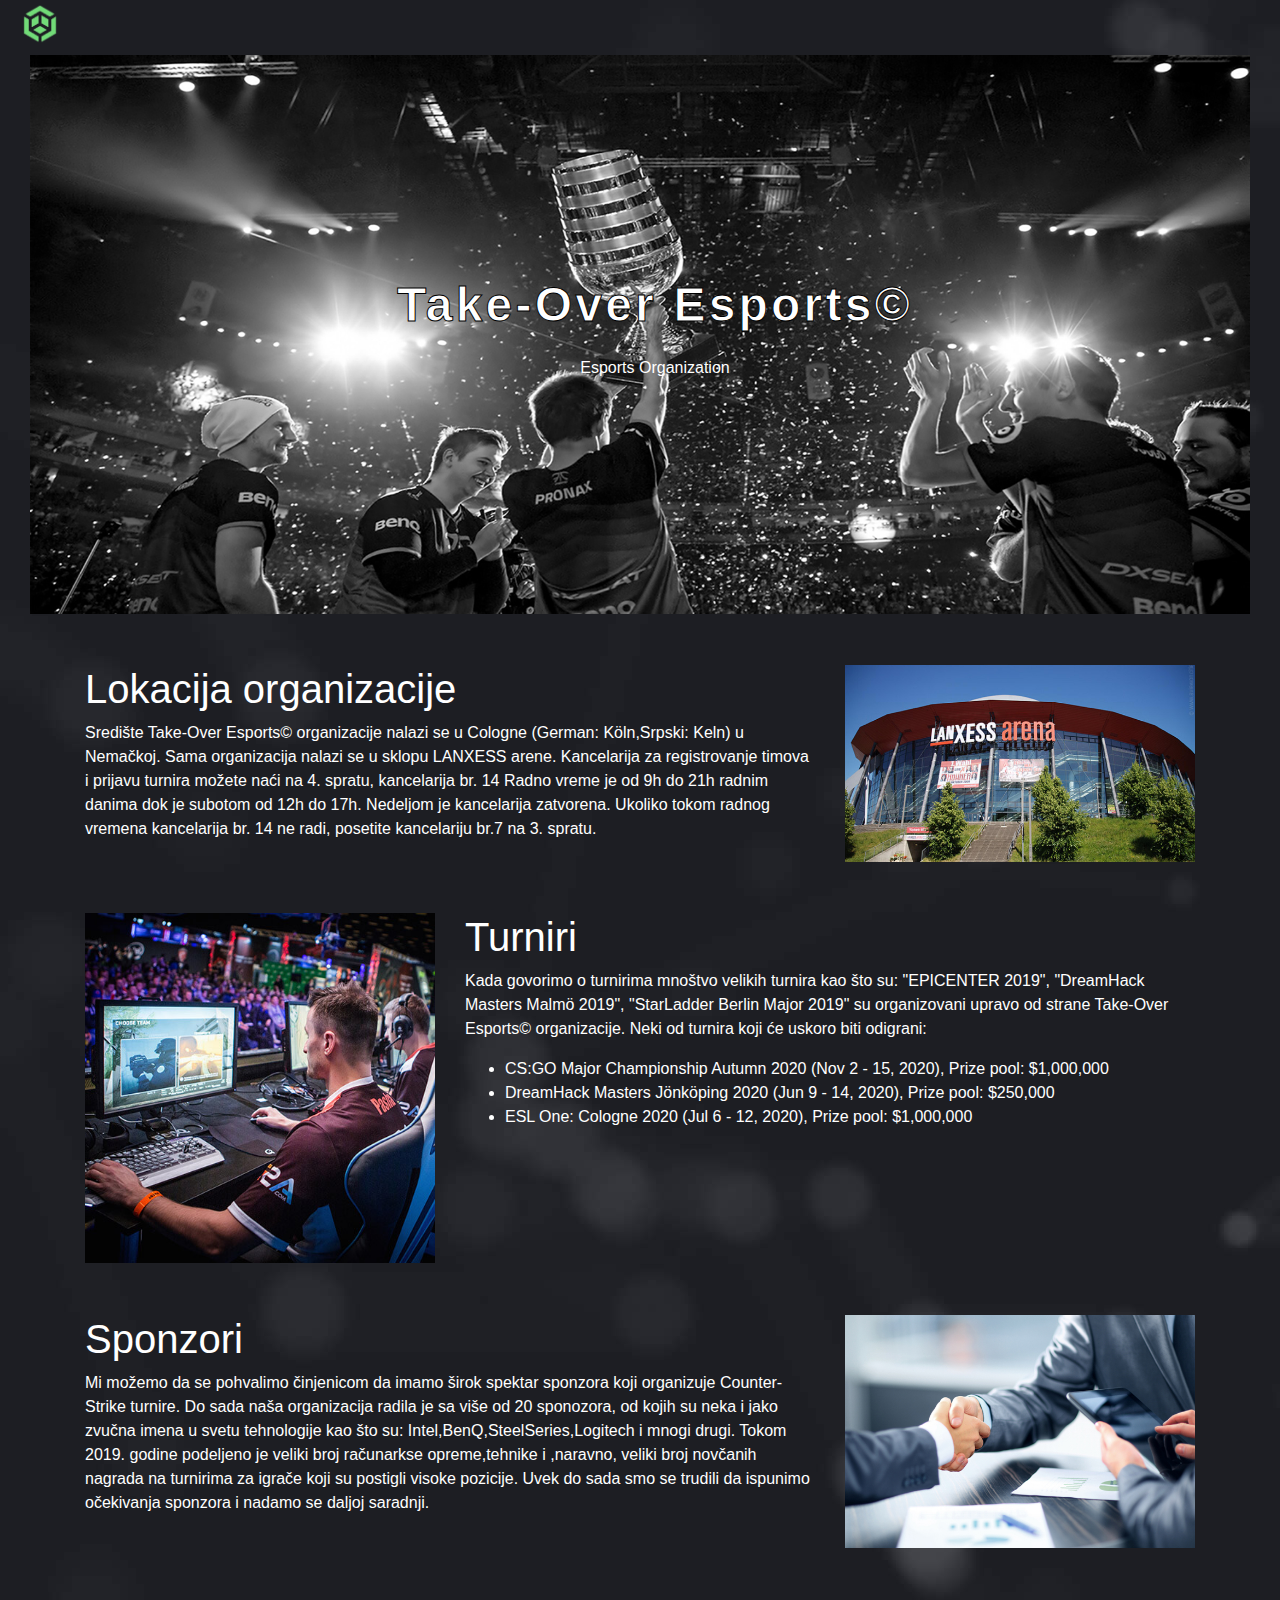
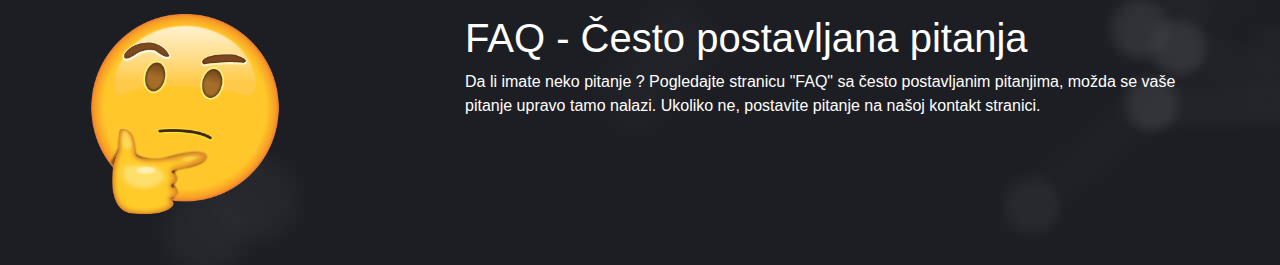
<file: stampa.html>
<!DOCTYPE html>
<html lang="en">

<head>
  <!-- Required meta tags -->
  <meta charset="utf-8" />
  <meta name="viewport" content="width=device-width, initial-scale=1, shrink-to-fit=no" />
  <meta name="keywords"
    content="Esports,Counter-Strike:Global Offensive,Counter-Strike,Esport Organization,Take-Over,kanter,Major,turniri,Katowice,tournaments,o nama,about us,lokacija organizacije,sponzori,faq" />
  <meta name="description"
    content="Stranica O nama Take-Over Esport organizacije, kompletno opisuje celu organizaciju i ceo njen smisao. Stranica se sastoji iz slika i teksta koji opisuju stranice kojima možemo da pristupimo" />
  <meta name="subject" content="About Us / O nama" />
  <meta name="copyright" content="Take-Over Esports" />
  <meta name="language" content="Srpski,Serbian" />
  <meta name="topic" content="Esport Organizacija O nama" />
  <meta name="summary" content="Kompletna prezentacija organizacije - O nama (About US)" />
  <meta name="Classification" content="Business,Organisation" />
  <meta name="author" content="Mitar Milovanović, mitar.milovanovic100@gmail.com" />
  <meta name="designer" content="Mitar Milovanović" />
  <meta name="reply-to" content="mitar.milovanovic100@gmail.com" />
  <meta name="owner" content="Mitar Milovanović" />
  <meta name="coverage" content="Svetsko,Worldwide" />

  <!-- Bootstrap CSS -->
  <link rel="stylesheet" href="https://stackpath.bootstrapcdn.com/bootstrap/4.4.1/css/bootstrap.min.css"
    integrity="sha384-Vkoo8x4CGsO3+Hhxv8T/Q5PaXtkKtu6ug5TOeNV6gBiFeWPGFN9MuhOf23Q9Ifjh" crossorigin="anonymous" />
  <link rel="stylesheet" href="https://cdnjs.cloudflare.com/ajax/libs/font-awesome/4.7.0/css/font-awesome.min.css">
  <!-- Moj CSS -->
  <link rel="stylesheet" href="css/mojstil.css" />

  <title> O nama | Take-Over Esports© </title>
</head>

<body>
  <a class="navbar-brand" href="index.html"><img src="img/logo.png" alt="Logo sajta" width="50px" height="50px"></a>

  <div class="container-fluid">
    <div class="col-md-12">
      <div class="caption text-center">
        <h1>Take-Over Esports©</h1>
        <h6>Esports Organization</h6>
      </div>
      <img src="img/onama.jpg" class="img-fluid">
    </div>
  </div>

  <div class="container">
    <div class="row">
      <div class="col-sm-8">
        <h1>Lokacija organizacije</h1>
        <p> Središte Take-Over Esports© organizacije nalazi se u Cologne (German: Köln,Srpski: Keln) u Nemačkoj.
          Sama organizacija nalazi se u sklopu LANXESS arene. Kancelarija za registrovanje timova i prijavu turnira
          možete naći na 4. spratu, kancelarija br. 14
          Radno vreme je od 9h do 21h radnim danima dok je subotom od 12h do 17h. Nedeljom je kancelarija zatvorena.
          Ukoliko tokom radnog vremena kancelarija br. 14 ne radi, posetite kancelariju br.7 na 3. spratu.
        </p>
      </div>
      <div class="col-sm-4"><img src="img/LanxessArena.jpg" class="img-fluid"></div>
    </div>
  </div>

  <div class="container">
    <div class="row">
      <div class="col-sm-4"><img src="img/tournaments.jpg" class="img-fluid"></div>
      <div class="col-sm-8">
        <h1>Turniri</h1>
        <p> Kada govorimo o turnirima mnoštvo velikih turnira kao što su: "EPICENTER 2019", "DreamHack Masters Malmö
          2019", "StarLadder Berlin Major 2019" su organizovani upravo od strane Take-Over Esports© organizacije. Neki
          od turnira koji će uskoro biti odigrani:
          <ul>
            <li> CS:GO Major Championship Autumn 2020 (Nov 2 - 15, 2020), Prize pool: $1,000,000</li>
            <li> DreamHack Masters Jönköping 2020 (Jun 9 - 14, 2020), Prize pool: $250,000</li>
            <li> ESL One: Cologne 2020 (Jul 6 - 12, 2020), Prize pool: $1,000,000</li>
          </ul>
        </p>
      </div>
    </div>
  </div>

  <div class="container">
    <div class="row">
      <div class="col-sm-8">
        <h1>Sponzori</h1>
        Mi možemo da se pohvalimo činjenicom da imamo širok spektar sponzora koji organizuje Counter-Strike turnire. Do
        sada naša organizacija radila je sa više od 20 sponozora, od kojih su neka i jako zvučna imena u svetu
        tehnologije kao što su: Intel,BenQ,SteelSeries,Logitech i mnogi drugi. Tokom 2019. godine podeljeno je veliki
        broj računarkse opreme,tehnike i ,naravno,
        veliki broj novčanih nagrada na turnirima za igrače koji su postigli visoke pozicije. Uvek do sada smo se
        trudili da ispunimo očekivanja sponzora i nadamo se daljoj saradnji. <br>
        <br><br>
      </div>
      <div class="col-sm-4"><img src="img/sponzori.jpg" class="img-fluid"></div>
    </div>
  </div>
  <div class="container">
    <div class="row">
      <div class="col-sm-4"><img src="img/faq.png" class="img-fluid" width="200px" height="200px"></div>
      <div class="col-sm-8">
        <h1>FAQ - Često postavljana pitanja</h1>
        Da li imate neko pitanje ? Pogledajte stranicu "FAQ" sa često postavljanim pitanjima, možda se vaše pitanje
        upravo tamo nalazi. Ukoliko ne, postavite pitanje na našoj kontakt stranici.
      </div>
    </div>
  </div>


  <!-- Optional JavaScript -->
  <!-- jQuery first, then Popper.js, then Bootstrap JS -->
  <script src="https://code.jquery.com/jquery-3.4.1.slim.min.js"
    integrity="sha384-J6qa4849blE2+poT4WnyKhv5vZF5SrPo0iEjwBvKU7imGFAV0wwj1yYfoRSJoZ+n"
    crossorigin="anonymous"></script>
  <script src="https://cdn.jsdelivr.net/npm/popper.js@1.16.0/dist/umd/popper.min.js"
    integrity="sha384-Q6E9RHvbIyZFJoft+2mJbHaEWldlvI9IOYy5n3zV9zzTtmI3UksdQRVvoxMfooAo"
    crossorigin="anonymous"></script>
  <script src="https://stackpath.bootstrapcdn.com/bootstrap/4.4.1/js/bootstrap.min.js"
    integrity="sha384-wfSDF2E50Y2D1uUdj0O3uMBJnjuUD4Ih7YwaYd1iqfktj0Uod8GCExl3Og8ifwB6"
    crossorigin="anonymous"></script>
</body>

</html>
</file>
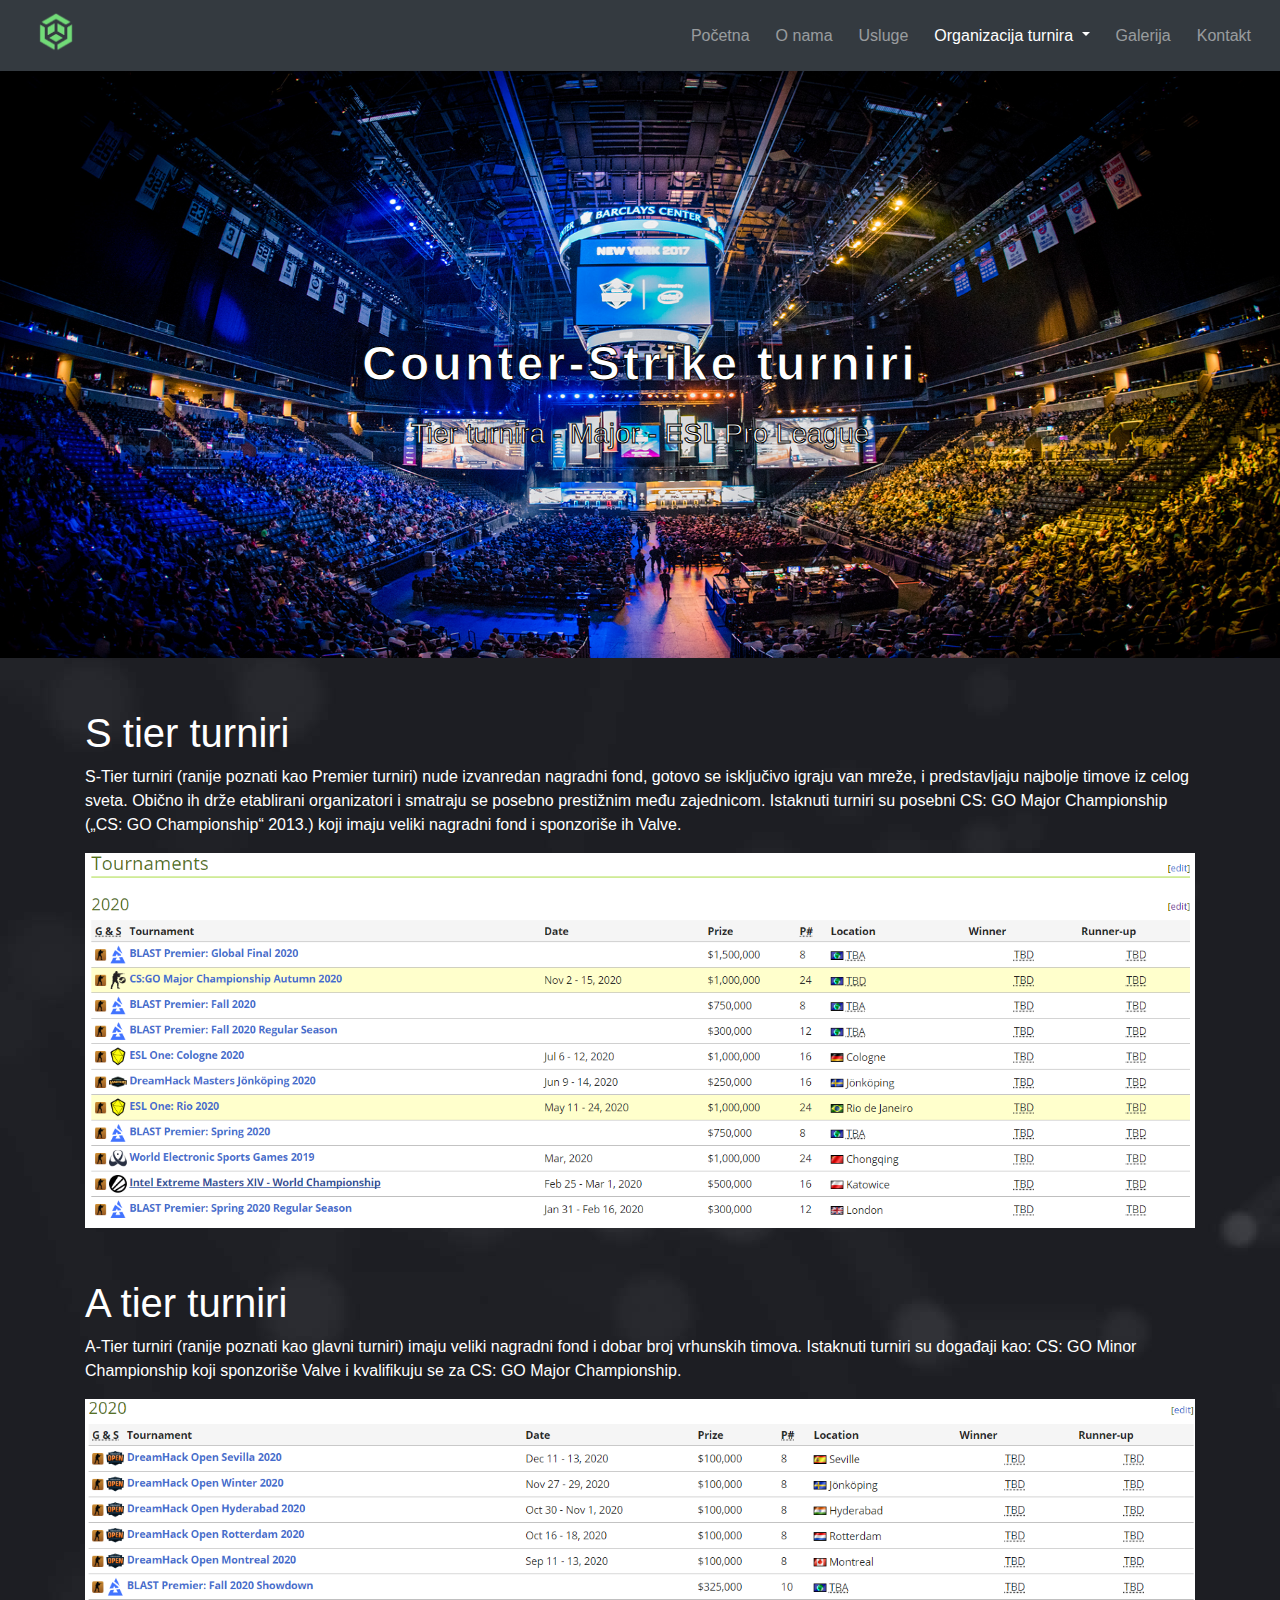
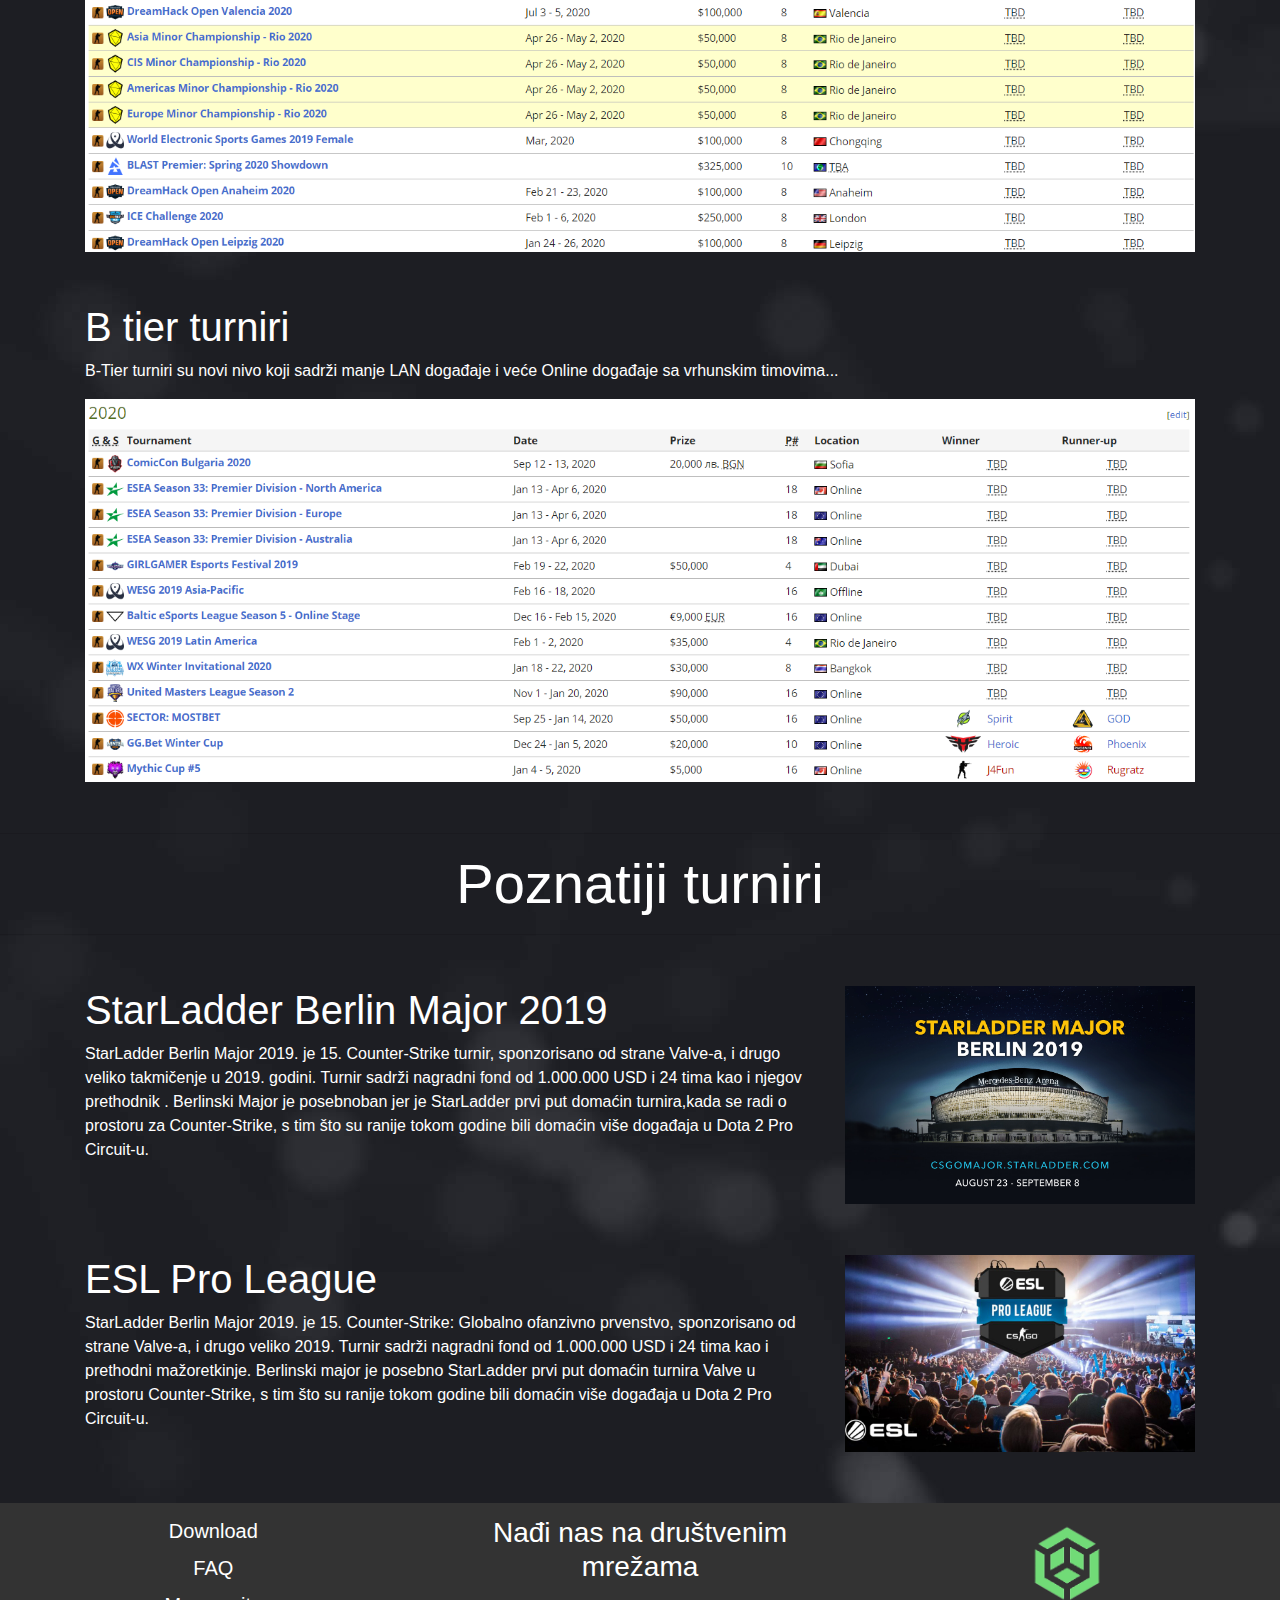
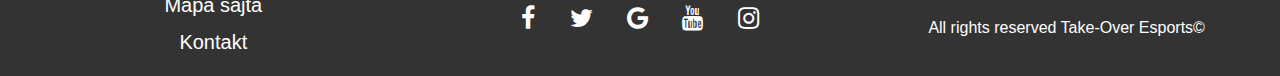
<file: turniri.html>
<!DOCTYPE html>
<html lang="en">

<head>
  <!-- Required meta tags -->
  <meta charset="utf-8" />
  <meta name="viewport" content="width=device-width, initial-scale=1, shrink-to-fit=no" />
  <meta name="keywords"
    content="Esports,Counter-Strike:Global Offensive,Counter-Strike,Esport Organization,Take-Over,kanter,Major,turniri,Katowice,tournaments,opis turnira,vrste turnira" />
  <meta name="description"
    content="Turniri stranica Take-Over Esport organizacije, predstavlja sve vrste turnira.  Strana se sastoji iz slika, teksta turnira." />
  <meta name="subject" content="Turniri" />
  <meta name="copyright" content="Take-Over Esports" />
  <meta name="language" content="Srpski,Serbian" />
  <meta name="topic" content="Turniri" />
  <meta name="summary" content="Prezentacija turnira" />
  <meta name="Classification" content="Business,Organisation" />
  <meta name="author" content="Mitar Milovanović, mitar.milovanovic100@gmail.com" />
  <meta name="designer" content="Mitar Milovanović" />
  <meta name="reply-to" content="mitar.milovanovic100@gmail.com" />
  <meta name="owner" content="Mitar Milovanović" />
  <meta name="coverage" content="Svetsko,Worldwide" />

  <!-- Bootstrap CSS -->
  <link rel="stylesheet" href="https://stackpath.bootstrapcdn.com/bootstrap/4.4.1/css/bootstrap.min.css"
    integrity="sha384-Vkoo8x4CGsO3+Hhxv8T/Q5PaXtkKtu6ug5TOeNV6gBiFeWPGFN9MuhOf23Q9Ifjh" crossorigin="anonymous" />
  <link rel="stylesheet" href="https://cdnjs.cloudflare.com/ajax/libs/font-awesome/4.7.0/css/font-awesome.min.css">
  <!-- Moj CSS -->
  <link rel="stylesheet" href="css/mojstil.css" />

  <title> Turniri | Take-Over Esports© </title>
</head>

<body>
  <!--Navigacioni bar-->
  <nav class="navbar navbar-expand-lg navbar-dark bg-dark">
    <a class="navbar-brand" href="index.html"><img src="img/logo.png" alt="Logo sajta" width="50px" height="50px"></a>
    <button class="navbar-toggler" type="button" data-toggle="collapse" data-target="#navbarSupportedContent"
      aria-controls="navbarSupportedContent" aria-expanded="false" aria-label="Toggle navigation">
      <span class="navbar-toggler-icon"></span>
    </button>

    <div class="collapse navbar-collapse" id="navbarSupportedContent">
      <ul class="navbar-nav ml-auto">
        <li class="nav-item">
          <a class="nav-link" href="index.html">Početna </a>
        </li>
        <li class="nav-item">
          <a class="nav-link" href="onama.html">O nama </a>
        </li>
        <li class="nav-item ">
          <a class="nav-link" href="usluge.html"> Usluge </a>
        </li>
        <li class="nav-item dropdown active">
          <a class="nav-link dropdown-toggle" href="#" id="navbarDropdown" role="button" data-toggle="dropdown"
            aria-haspopup="true" aria-expanded="false">
            Organizacija turnira
          </a>
          <div class="dropdown-menu" aria-labelledby="navbarDropdown">
            <a class="dropdown-item" href="turniri.html"> Turniri <span class="sr-only">(current)</span></a>
            <a class="dropdown-item" href="formatturnira.html"> Format turnira </a>
            <a class="dropdown-item" href="oprema.html"> Oprema</a>
          </div>
        <li class="nav-item">
          <a class="nav-link" href="galerija.html">Galerija</a>
        </li>
        </li>
        <li class="nav-item">
          <a class="nav-link" href="kontakt.html"> Kontakt </a>
        </li>
      </ul>
    </div>
  </nav>
  <!--Kraj navigacionog bara-->

  <!--Početak fluid kontejnera-->
  <div class="container-fluid px-0">
    <div class="row mx-0">
      <div class=" col-md-12 px-0">
        <div class="caption text-center">
          <h1>Counter-Strike turniri</h1>
          <h3>Tier turnira - Major - ESL Pro League </h3>
        </div>
        <img src="img/turniri.png" class="img-fluid w-100" width="100%" height="100%"
          alt="Početna slika stranice Turniri">
      </div>
    </div>
  </div>
  <!--Kraj fluid kontejnera-->

  <!--Početak kontejnera-->
  <div class="container">
    <div class="row">
      <div class="col-sm-12">
        <h1>S tier turniri</h1>
        <p> S-Tier turniri (ranije poznati kao Premier turniri) nude izvanredan nagradni fond, gotovo se isključivo
          igraju van mreže,
          i predstavljaju najbolje timove iz celog sveta. Obično ih drže etablirani organizatori i smatraju se posebno
          prestižnim među zajednicom.
          Istaknuti turniri su posebni CS: GO Major Championship („CS: GO Championship“ 2013.) koji imaju veliki
          nagradni fond i sponzoriše ih Valve.
        </p>
      </div>
    </div>
    <div class="row">
      <div class="col-sm-12"><img src="img/stier.png" class="img-fluid" alt="S-Tier turniri slika"></div>
    </div>
  </div>
  <!--Kraj kontejnera-->

  <!--Početak kontejnera-->
  <div class="container">
    <div class="row">
      <div class="col-sm-12">
        <h1>A tier turniri</h1>
        <p> A-Tier turniri (ranije poznati kao glavni turniri) imaju veliki nagradni fond i dobar broj vrhunskih timova.
          Istaknuti turniri su događaji kao: CS: GO Minor Championship koji sponzoriše Valve i kvalifikuju se za CS:
          GO Major Championship.
        </p>
      </div>
    </div>
    <div class="row">
      <div class="col-sm-12"><img src="img/atier.png" class="img-fluid" alt="A-Tier turniri slika"></div>
    </div>
  </div>
  <!--Kraj kontejnera-->

  <!--Početak kontejnera-->
  <div class="container">
    <div class="row">
      <div class="col-sm-12">
        <h1>B tier turniri</h1>
        <p> B-Tier turniri su novi nivo koji sadrži manje LAN događaje i veće Online događaje sa vrhunskim
          timovima...
        </p>
      </div>
    </div>
    <div class="row">
      <div class="col-sm-12"><img src="img/btier.png" class="img-fluid" alt="B-Tier turniri slika"></div>
    </div>
  </div>
  <!--Kraj kontejnera-->

  <!--Podela stranice-->
  <hr>
  <h1 class="text-center display-4">Poznatiji turniri</h1>
  <hr>
  <!--Kraj podele stranice-->

  <!--Početak kontejnera-->
  <div class="container">
    <div class="row">
      <div class="col-sm-8">
        <h1>StarLadder Berlin Major 2019</h1>
        <p> StarLadder Berlin Major 2019. je 15. Counter-Strike turnir, sponzorisano od strane
          Valve-a, i drugo veliko takmičenje u 2019. godini. Turnir sadrži nagradni fond od 1.000.000 USD i 24 tima kao
          i njegov prethodnik
          . Berlinski Major je posebnoban jer je StarLadder prvi put domaćin turnira,kada se radi o prostoru za
          Counter-Strike,
          s tim što su ranije tokom godine bili domaćin više događaja u Dota 2 Pro Circuit-u.
        </p>
      </div>
      <div class="col-sm-4"><img src="img/major2019.jpg" class="img-fluid" alt="Slika Major turnira"></div>
    </div>
  </div>
  <!--Kraj kontejnera-->

  <!--Početak kontejnera-->
  <div class="container">
    <div class="row">
      <div class="col-sm-8">
        <h1>ESL Pro League </h1>
        <p> StarLadder Berlin Major 2019. je 15. Counter-Strike: Globalno ofanzivno prvenstvo, sponzorisano od strane
          Valve-a, i drugo veliko 2019. Turnir sadrži nagradni fond od 1.000.000 USD i 24 tima kao i prethodni
          mažoretkinje. Berlinski major je posebno StarLadder prvi put domaćin turnira Valve u prostoru Counter-Strike,
          s tim što su ranije tokom godine bili domaćin više događaja u Dota 2 Pro Circuit-u.
        </p>
      </div>
      <div class="col-sm-4"><img src="img/proleague.jpg" class="img-fluid" alt="Slika Pro League turnira"></div>
    </div>
  </div>
  <!--Kraj kontejnera-->

  <!--Početak footera-->
  <footer class="container-fluid text-center">
    <div class="row">
      <div class="col-sm-4">
        <h4><a href="Download.html">Download</a></h4>
        <h4><a href="faq.html">FAQ</a></h4>
        <h4><a href="mapasajta.html">Mapa sajta</a></h4>
        <h4><a href="kontakt.html">Kontakt</a></h4>
      </div>
      <div class="col-sm-4">
        <h3>Nađi nas na društvenim mrežama</h3>
        <a href="https://www.facebook.com/" target="_blank" class="fa fa-facebook" alt="Logo facebook-a"></a>
        <a href="https://twitter.com/" target="_blank" class="fa fa-twitter" alt="Logo twitter-a"></a>
        <a href="https://aboutme.google.com/" target="_blank" class="fa fa-google" alt="Logo google-a"></a>
        <a href="https://www.youtube.com/" target="_blank" class="fa fa-youtube" alt="Logo youtube-a"></a>
        <a href="https://www.instagram.com/" target="_blank" class="fa fa-instagram" alt="Logo instagram-a"></a>
      </div>
      <div class="col-sm-4">
        <img src="img/logo.png" class="icon" width="100px" height="100px" alt="Logo sajta u footer-u">
        <br>
        <p>All rights reserved Take-Over Esports&copy; </p>
      </div>
    </div>
  </footer>
  <!--Kraj kontejnera-->
  <!-- Optional JavaScript -->
  <!-- jQuery first, then Popper.js, then Bootstrap JS -->
  <script src="https://code.jquery.com/jquery-3.4.1.slim.min.js"
    integrity="sha384-J6qa4849blE2+poT4WnyKhv5vZF5SrPo0iEjwBvKU7imGFAV0wwj1yYfoRSJoZ+n"
    crossorigin="anonymous"></script>
  <script src="https://cdn.jsdelivr.net/npm/popper.js@1.16.0/dist/umd/popper.min.js"
    integrity="sha384-Q6E9RHvbIyZFJoft+2mJbHaEWldlvI9IOYy5n3zV9zzTtmI3UksdQRVvoxMfooAo"
    crossorigin="anonymous"></script>
  <script src="https://stackpath.bootstrapcdn.com/bootstrap/4.4.1/js/bootstrap.min.js"
    integrity="sha384-wfSDF2E50Y2D1uUdj0O3uMBJnjuUD4Ih7YwaYd1iqfktj0Uod8GCExl3Og8ifwB6"
    crossorigin="anonymous"></script>
</body>

</html>
</file>
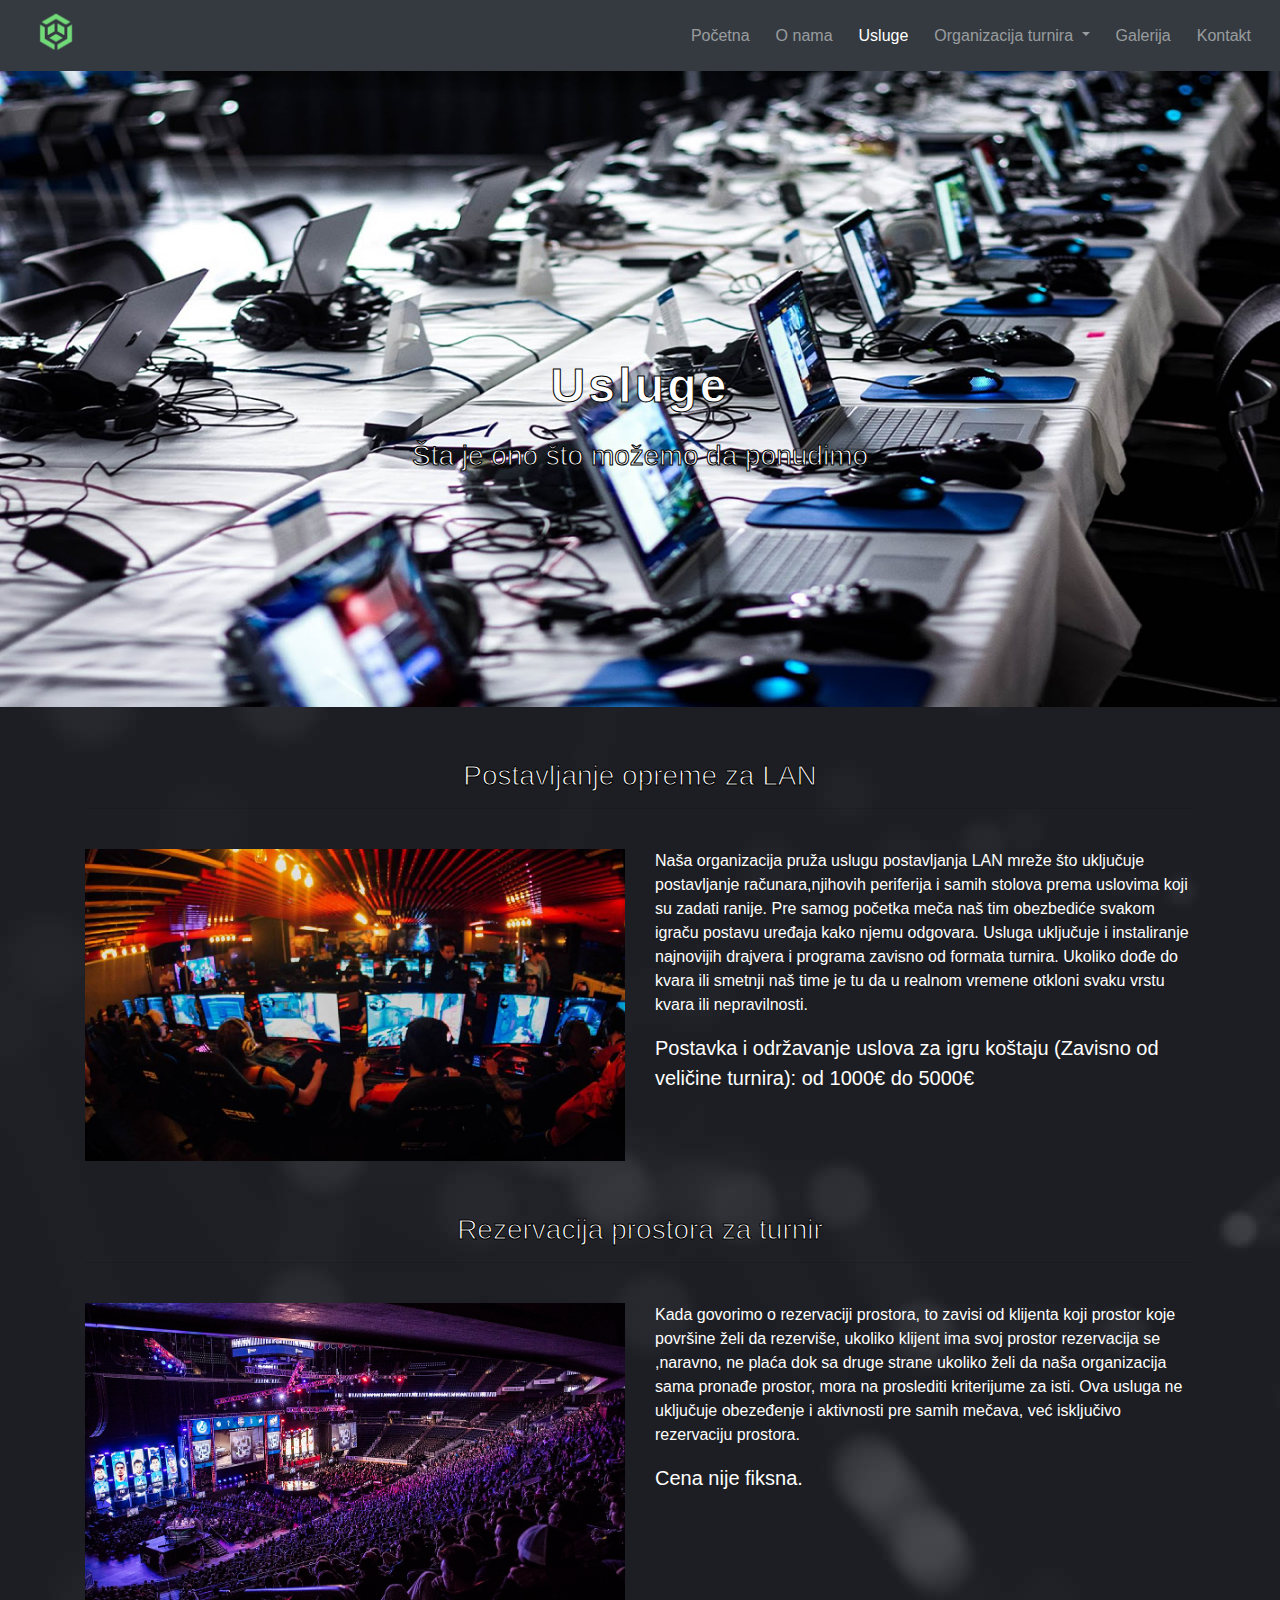
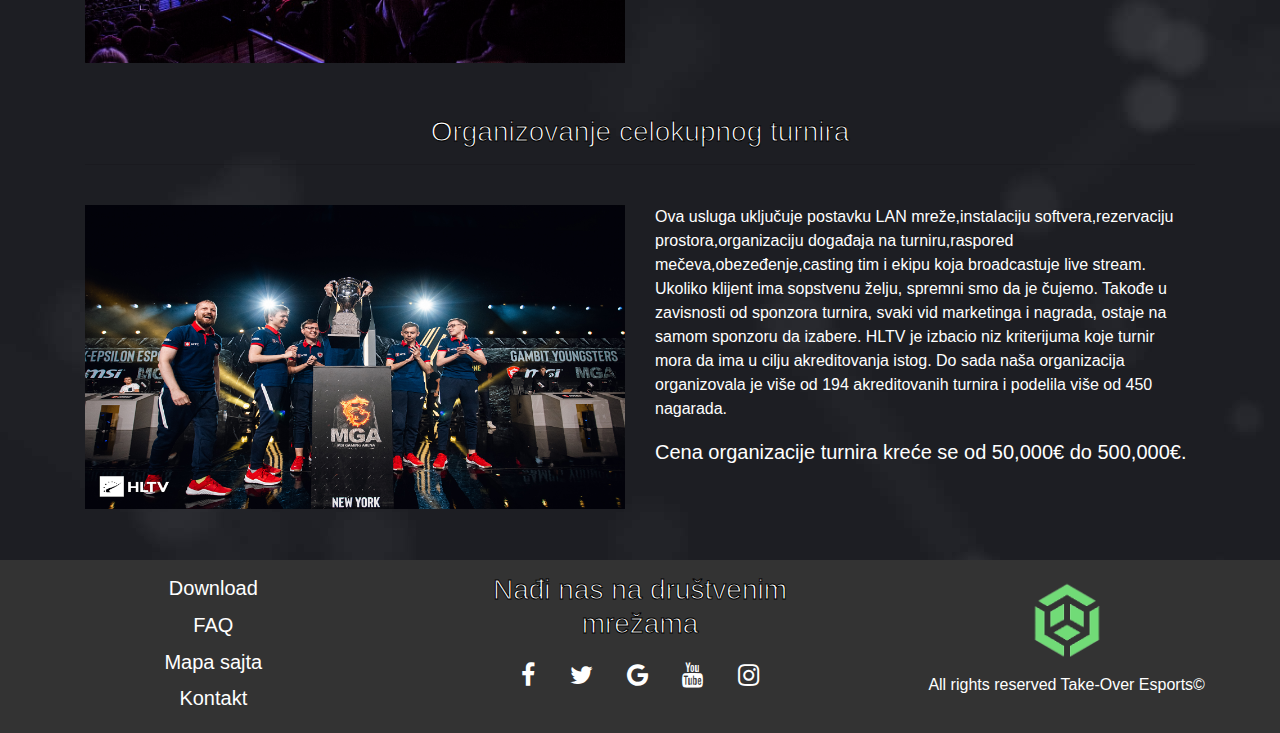
<file: usluge.html>
<!DOCTYPE html>
<html lang="en">

<head>
  <!-- Required meta tags -->
  <meta charset="utf-8" />
  <meta name="viewport" content="width=device-width, initial-scale=1, shrink-to-fit=no" />
  <meta name="keywords"
    content="Esports,Counter-Strike:Global Offensive,Counter-Strike,Esport Organization,Take-Over,kanter,Major,Katowice,tournaments,usluge,ponuda,turniri,organizacija,prostor" />
  <meta name="description"
    content="Stranica Usluge Take-Over Esport organizacije, kompletno opisuje celu uslugu i ponudu. Stranica se sastoji iz slika i teksta koji opisuju usluge." />
  <meta name="subject" content="Usluga" />
  <meta name="copyright" content="Take-Over Esports" />
  <meta name="language" content="Srpski,Serbian" />
  <meta name="topic" content="Esport Organizacija Usluge" />
  <meta name="summary" content="Usluga organizacije - Usluge" />
  <meta name="Classification" content="Business,Organisation" />
  <meta name="author" content="Mitar Milovanović, mitar.milovanovic100@gmail.com" />
  <meta name="designer" content="Mitar Milovanović" />
  <meta name="reply-to" content="mitar.milovanovic100@gmail.com" />
  <meta name="owner" content="Mitar Milovanović" />
  <meta name="coverage" content="Svetsko,Worldwide" />

  <!-- Bootstrap CSS -->
  <link rel="stylesheet" href="https://stackpath.bootstrapcdn.com/bootstrap/4.4.1/css/bootstrap.min.css"
    integrity="sha384-Vkoo8x4CGsO3+Hhxv8T/Q5PaXtkKtu6ug5TOeNV6gBiFeWPGFN9MuhOf23Q9Ifjh" crossorigin="anonymous" />
  <link rel="stylesheet" href="https://cdnjs.cloudflare.com/ajax/libs/font-awesome/4.7.0/css/font-awesome.min.css">
  <!-- Moj CSS -->
  <link rel="stylesheet" href="css/mojstil.css" />

  <title> Usluge | Take-Over Esports© </title>
  <!--Definicija h4 samo u ovom tekstu-->
  <style>
    h3 {
      -webkit-text-stroke: 1px;
      -webkit-text-stroke-color: black;
    }
  </style>
  <!--Kraj stila-->
</head>

<body>
  <!--Početak navigacionog bara-->
  <nav class="navbar navbar-expand-lg navbar-dark bg-dark">
    <a class="navbar-brand" href="index.html"><img src="img/logo.png" alt="Logo sajta" width="50px" height="50px"></a>
    <button class="navbar-toggler" type="button" data-toggle="collapse" data-target="#navbarSupportedContent"
      aria-controls="navbarSupportedContent" aria-expanded="false" aria-label="Toggle navigation">
      <span class="navbar-toggler-icon"></span>
    </button>

    <div class="collapse navbar-collapse" id="navbarSupportedContent">
      <ul class="navbar-nav ml-auto">
        <li class="nav-item">
          <a class="nav-link" href="index.html">Početna </a>
        </li>
        <li class="nav-item">
          <a class="nav-link" href="onama.html">O nama </a>
        </li>
        <li class="nav-item active">
          <a class="nav-link" href="usluge.html"> Usluge <span class="sr-only">(current)</span> </a>
        </li>
        <li class="nav-item dropdown">
          <a class="nav-link dropdown-toggle" href="#" id="navbarDropdown" role="button" data-toggle="dropdown"
            aria-haspopup="true" aria-expanded="false">
            Organizacija turnira
          </a>
          <div class="dropdown-menu" aria-labelledby="navbarDropdown">
            <a class="dropdown-item" href="turniri.html"> Turniri </a>
            <a class="dropdown-item" href="formatturnira.html"> Format turnira </a>
            <a class="dropdown-item" href="oprema.html"> Oprema</a>
          </div>
        <li class="nav-item">
          <a class="nav-link" href="galerija.html">Galerija</a>
        </li>
        </li>
        <li class="nav-item">
          <a class="nav-link" href="kontakt.html"> Kontakt </a>
        </li>
      </ul>
    </div>
  </nav>
  <!--Kraj navigacionog bara-->

  <!--Početak fluid kontejnera-->
  <div class="container-fluid px-0">
    <div class="row mx-0">
      <div class=" col-md-12 px-0">
        <div class="caption text-center">
          <h1>Usluge</h1>
          <h3>Šta je ono što možemo da ponudimo</h3>
        </div>
        <img src="img/usluge.jpg" class="img-fluid w-100" width="100%" height="100%"
          alt="Početna slika stranice Usluga">
      </div>
    </div>
  </div>
  <!--Kraj fluid kontejnera-->

  <!--Početak kontejnera-->
  <div class="container">
    <h3 class="display-5 text-center">Postavljanje opreme za LAN </h3>
    <hr>
    <br>
    <div class="row">
      <div class="col-md-6">
        <img class="img-fluid" src="img/usluga1.png" alt="Slika usluge br.1">
      </div>
      <div class="col-md-6">
        <p>
          Naša organizacija pruža uslugu postavljanja LAN mreže što uključuje postavljanje računara,njihovih periferija
          i samih stolova prema uslovima koji su zadati ranije. Pre samog početka meča naš
          tim obezbediće svakom igraču postavu uređaja kako njemu odgovara. Usluga uključuje i instaliranje najnovijih
          drajvera i programa zavisno od formata turnira. Ukoliko dođe do kvara ili smetnji naš time
          je tu da u realnom vremene otkloni svaku vrstu kvara ili nepravilnosti.
        </p>
        <p class="lead"> Postavka i održavanje uslova za igru koštaju (Zavisno od veličine turnira): od 1000€ do 5000€
        </p>
      </div>
    </div>
  </div>
  <!--Kraj kontejnera-->

  <!--Početak kontejnera-->
  <div class="container">
    <h3 class="display-5 text-center">Rezervacija prostora za turnir </h3>
    <hr>
    <br>
    <div class="row">
      <div class="col-md-6">
        <img class="img-fluid" src="img/usluga2.jpg" alt="Slika usluge br.2">
      </div>
      <div class="col-md-6">
        <p>
          Kada govorimo o rezervaciji prostora, to zavisi od klijenta koji prostor koje površine želi da rezerviše,
          ukoliko klijent ima svoj prostor rezervacija se ,naravno, ne plaća dok sa
          druge strane ukoliko želi da naša organizacija sama pronađe prostor, mora na proslediti kriterijume za isti.
          Ova usluga ne uključuje obezeđenje i aktivnosti pre samih mečava, već
          isključivo rezervaciju prostora.
        </p>
        <p class="lead"> Cena nije fiksna.
        </p>
      </div>
    </div>
  </div>
  <!--Kraj kontejnera-->

  <!--Početak kontejnera-->
  <div class="container">
    <h3 class="display-5 text-center"> Organizovanje celokupnog turnira</h3>
    <hr>
    <br>
    <div class="row">
      <div class="col-md-6">
        <img class="img-fluid" src="img/usluga3.jpeg" alt="Slika usluge br.3">
      </div>
      <div class="col-md-6">
        <p>
          Ova usluga uključuje postavku LAN mreže,instalaciju softvera,rezervaciju prostora,organizaciju događaja na
          turniru,raspored mečeva,obezeđenje,casting tim i ekipu koja broadcastuje live stream. Ukoliko klijent ima
          sopstvenu želju, spremni smo da je čujemo. Takođe u zavisnosti od sponzora turnira, svaki vid marketinga i
          nagrada, ostaje na samom sponzoru da izabere. HLTV je izbacio niz kriterijuma koje turnir mora da ima u cilju
          akreditovanja istog. Do sada naša organizacija organizovala je više od 194 akreditovanih turnira i podelila
          više od 450 nagarada.
        </p>
        <p class="lead"> Cena organizacije turnira kreće se od 50,000€ do 500,000€.
        </p>
      </div>
    </div>
  </div>
  <!--Kraj kontejnera-->

  <!--Početak futera-->
  <footer class="container-fluid text-center">
    <div class="row">
      <div class="col-sm-4">
        <h4><a href="Download.html">Download</a></h4>
        <h4><a href="faq.html">FAQ</a></h4>
        <h4><a href="mapasajta.html">Mapa sajta</a></h4>
        <h4><a href="kontakt.html">Kontakt</a></h4>
      </div>
      <div class="col-sm-4">
        <h3>Nađi nas na društvenim mrežama</h3>
        <a href="https://www.facebook.com/" target="_blank" class="fa fa-facebook" alt="Logo facebook-a"></a>
        <a href="https://twitter.com/" target="_blank" class="fa fa-twitter" alt="Logo twitter-a"></a>
        <a href="https://aboutme.google.com/" target="_blank" class="fa fa-google" alt="Logo google-a"></a>
        <a href="https://www.youtube.com/" target="_blank" class="fa fa-youtube" alt="Logo youtube-a"></a>
        <a href="https://www.instagram.com/" target="_blank" class="fa fa-instagram" alt="Logo instagram-a"></a>
      </div>
      <div class="col-sm-4">
        <img src="img/logo.png" class="icon" width="100px" height="100px" alt="Logo sajta u footer-u">
        <br>
        <p>All rights reserved Take-Over Esports&copy; </p>
      </div>
    </div>
  </footer>
  <!--Kraj futera-->
  <!-- Optional JavaScript -->
  <!-- jQuery first, then Popper.js, then Bootstrap JS -->
  <script src="https://code.jquery.com/jquery-3.4.1.slim.min.js"
    integrity="sha384-J6qa4849blE2+poT4WnyKhv5vZF5SrPo0iEjwBvKU7imGFAV0wwj1yYfoRSJoZ+n"
    crossorigin="anonymous"></script>
  <script src="https://cdn.jsdelivr.net/npm/popper.js@1.16.0/dist/umd/popper.min.js"
    integrity="sha384-Q6E9RHvbIyZFJoft+2mJbHaEWldlvI9IOYy5n3zV9zzTtmI3UksdQRVvoxMfooAo"
    crossorigin="anonymous"></script>
  <script src="https://stackpath.bootstrapcdn.com/bootstrap/4.4.1/js/bootstrap.min.js"
    integrity="sha384-wfSDF2E50Y2D1uUdj0O3uMBJnjuUD4Ih7YwaYd1iqfktj0Uod8GCExl3Og8ifwB6"
    crossorigin="anonymous"></script>
</body>

</html>
</file>
<file: css/mojstil.css>
.row,h1,h2,h3,h4,h5,h6{
  color: #FFF!important;
  font-family: Roboto, Oxygen, Ubuntu, Cantarell, 'Open Sans', 'Helvetica Neue', sans-serif;
}
 a:hover{
   text-decoration: none;
 }
body {
  background-image: url("../img/background.jpg");
}
.navbar{
  border-radius: 0;
  color: #FFF;
  padding: 1 0;
  font-family: Roboto, Oxygen, Ubuntu, Cantarell, 'Open Sans', 'Helvetica Neue', sans-serif;
  font-size: 1rem;
  border: 0;
}
.navbar-brand{
  float: left;
  min-height: 55px;
  padding: 0 15px 5px;
}
.navbar ul li {
  padding: 0 5px;
}
.navbar-inverse .navbar-nav .active a,.navbar-inverse .navbar-nav .active a:focus,.navbar-inverse .navbar-nav .active a:hover{
  color:#fff;
}
.navbar-inverse .navbar-nav li a{
  color:#D5D5D5;
}
.carousel-caption h1{
  -webkit-text-stroke: 1px;
  -webkit-text-stroke-color: black;
}
.btn{
  font-size:18px;
  color: #FFF;
  padding: 12px 22px;
  background: #323333;
  border: 2px solid #fff;
}
.container{
  margin:4% auto;
}

#icon{
  height: 200px;
  width: 200px;
  margin: 1% auto;
}
footer{
  width: 100%;
  background-color: #333;
  padding: 1%;
  color: white;
}
footer a{
  font-size: 20px;
  color: #FFF;
}
footer a:hover{
  text-decoration: none;
}
.fa {
  padding:15px;
  font-size: 25px;
  color: #fff;
}

.fa:hover{
  color:#D5D5D5;
  text-decoration: none;
}
.video-background{
  width: 100%;
  position: relative;
  min-height: 100vh;
  background-color: rgba(0,0, 0, 0.2);
  padding:20px
}
.video-wrap {
  clip: rect(0, auto, auto, 0);
  position: absolute;
  top: 0;
  left: 0;
  width: 100%;
  height: 100%;
}
video { 
  position: fixed;
  top: 50%;
  left: 50%;
  min-width: 100%;
  min-height: 100%;
  width: auto;
  height: auto;
  z-index: -100;
  transform: translateX(-50%) translateY(-50%);
  background: url('') no-repeat;
  background-size: cover;
  transition: 1s opacity;
}
.caption{
  position: absolute;
  top: 45%;
  width: 100%;
  color: #FFF;
}
.caption h1{
  font-size: 3rem;
  font-weight: 700;
  letter-spacing: .2rem;
  -webkit-text-stroke: 1px;
  -webkit-text-stroke-color: black;
  padding-bottom: 1rem;
}

.caption h3{
  -webkit-text-stroke: 1px;
  -webkit-text-stroke-color: black;
  
}

.faqHeader {
  color: #ffffff;
  font-size: 27px;
  margin: 20px;
}

.panel-body {
  color: #ffffff;
}

.panel-heading [data-toggle="collapse"]:after {
  font-family: 'Roboto';
  float: right;
  color: #ffffff;
  font-size: 18px;
  line-height: 22px;
}

.panel-heading [data-toggle="collapse"].collapsed:after {
  -webkit-transform: rotate(90deg);
  -moz-transform: rotate(90deg);
  -ms-transform: rotate(90deg);
  -o-transform: rotate(90deg);
  transform: rotate(90deg);
  color: #ffffff;
}

.carousel-item  h3{
  -webkit-text-stroke:1px;
  -webkit-text-stroke-color: black;
}


@media (max-width: 600px){
  .carousel-caption{
    display: none;
  }
  #icon{
    max-width:150px;
  }
  h2{
    font-size: 1.7em;
  }
}
@media (max-width: 900px){
  .fa{
    font-size: 20px;
    padding: 10px;
  }
}
@media (max-width: 768px){
  .caption h1{
    font-size: 1.4rem;
    letter-spacing: .15rem;
    -webkit-text-stroke: 1px;
    -webkit-text-stroke-color: black;
    padding-bottom: .5rem;
  }
  .caption h3{
    font-size: 1.1rem;
    -webkit-text-stroke: 1px;
    -webkit-text-stroke-color: black;
    padding-bottom: 1.2rem;
    
  }
}
</file>
